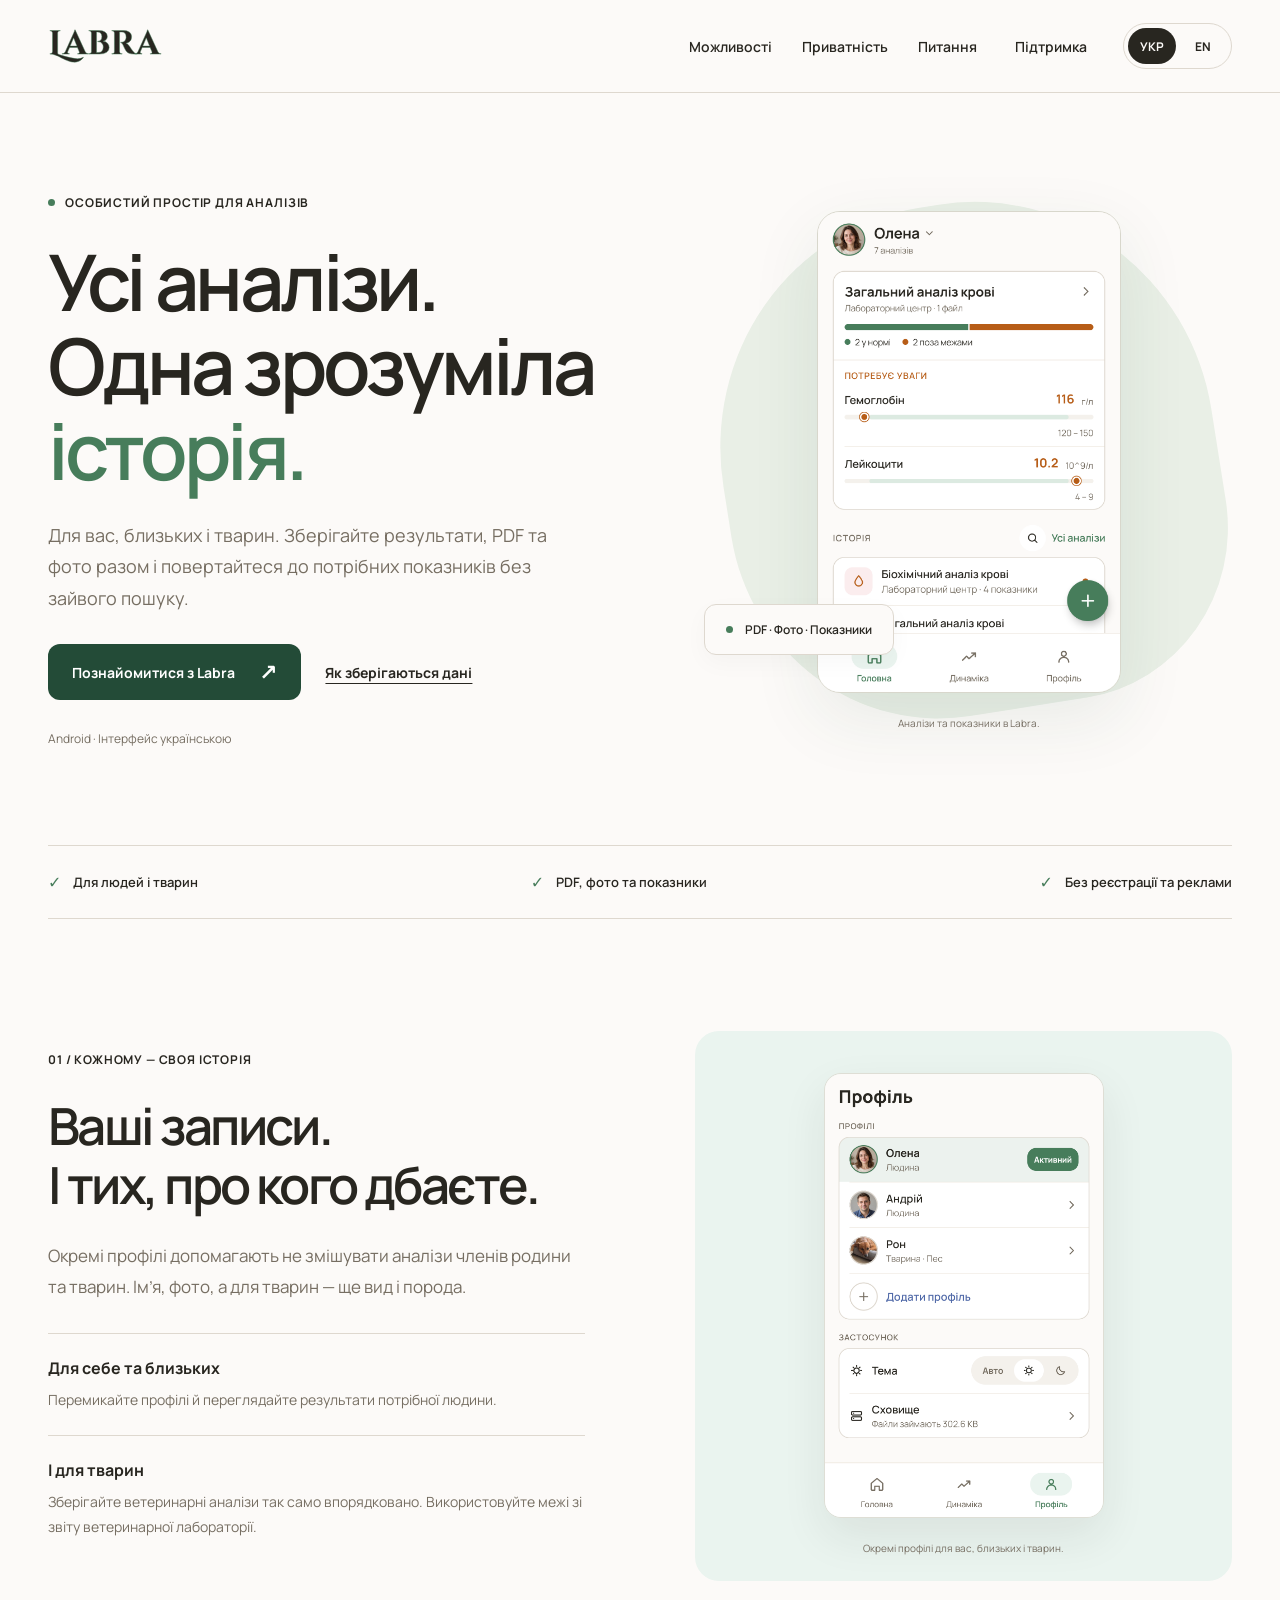
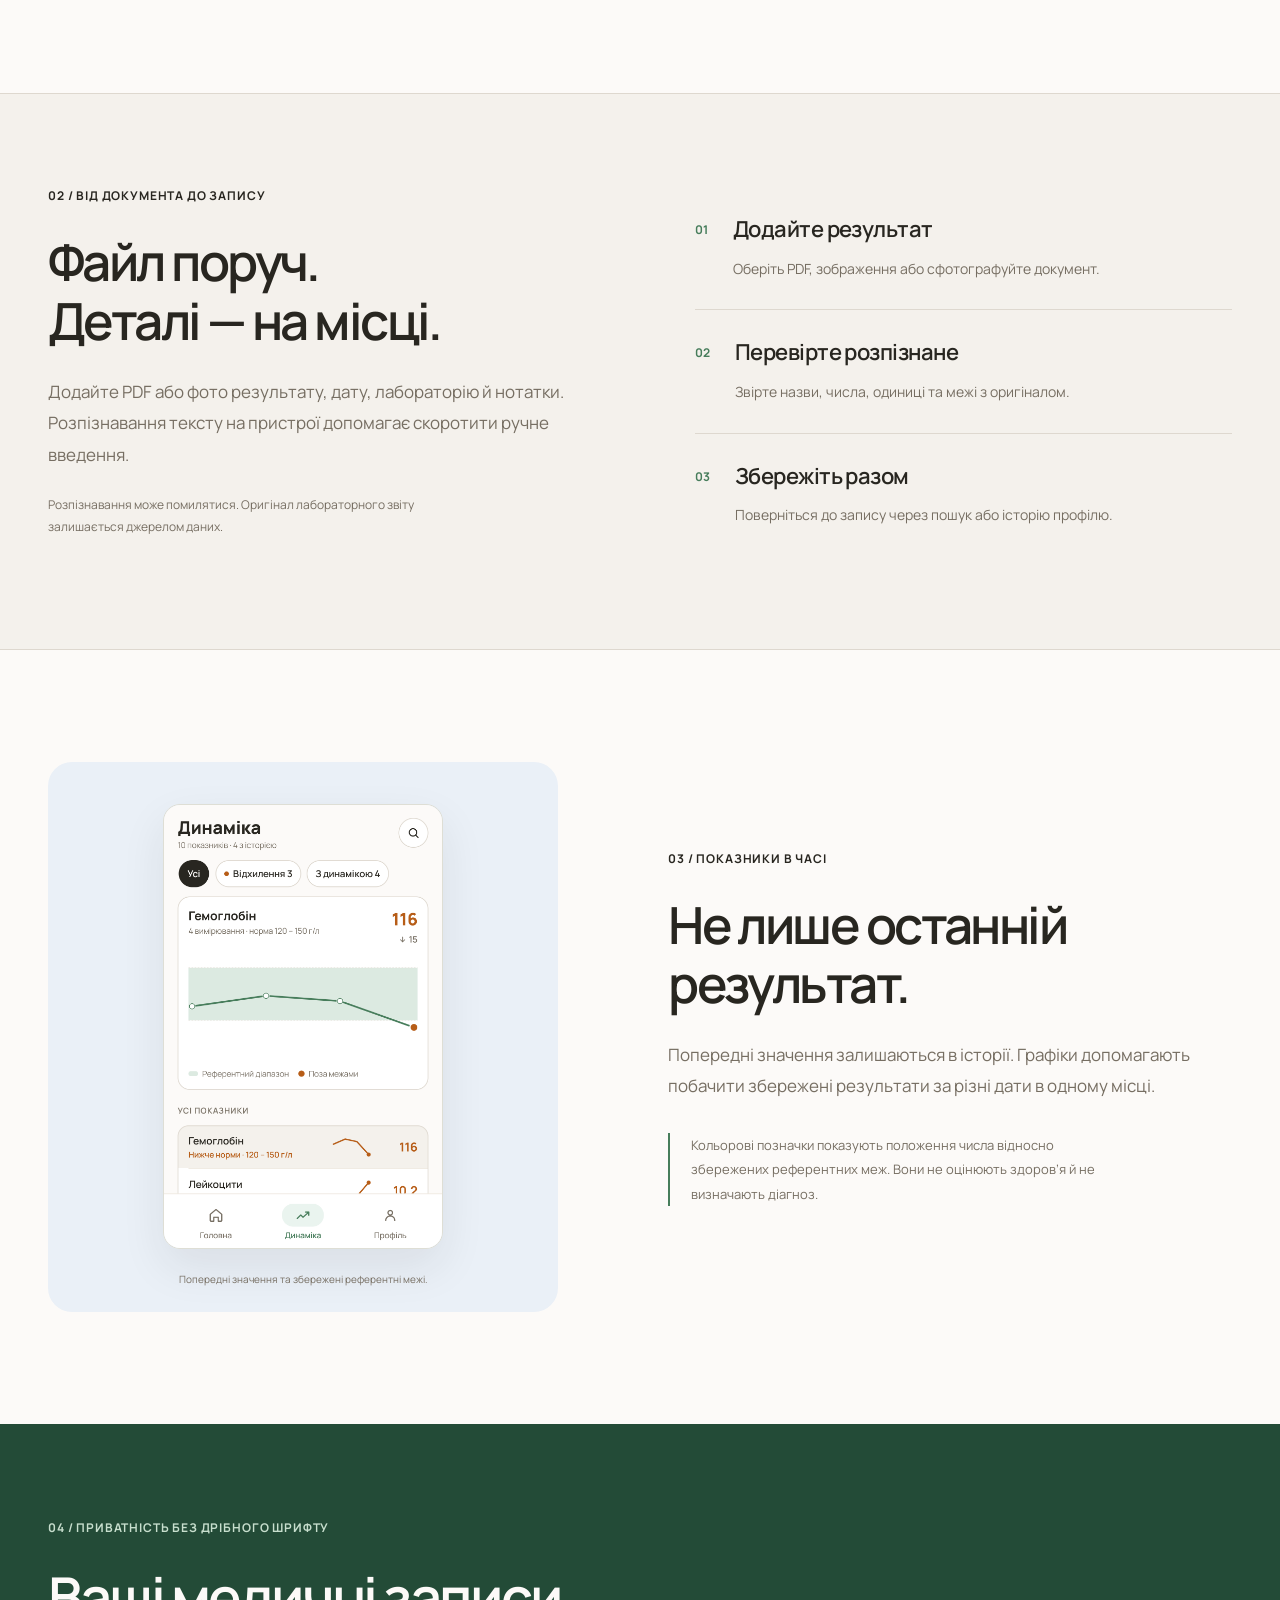
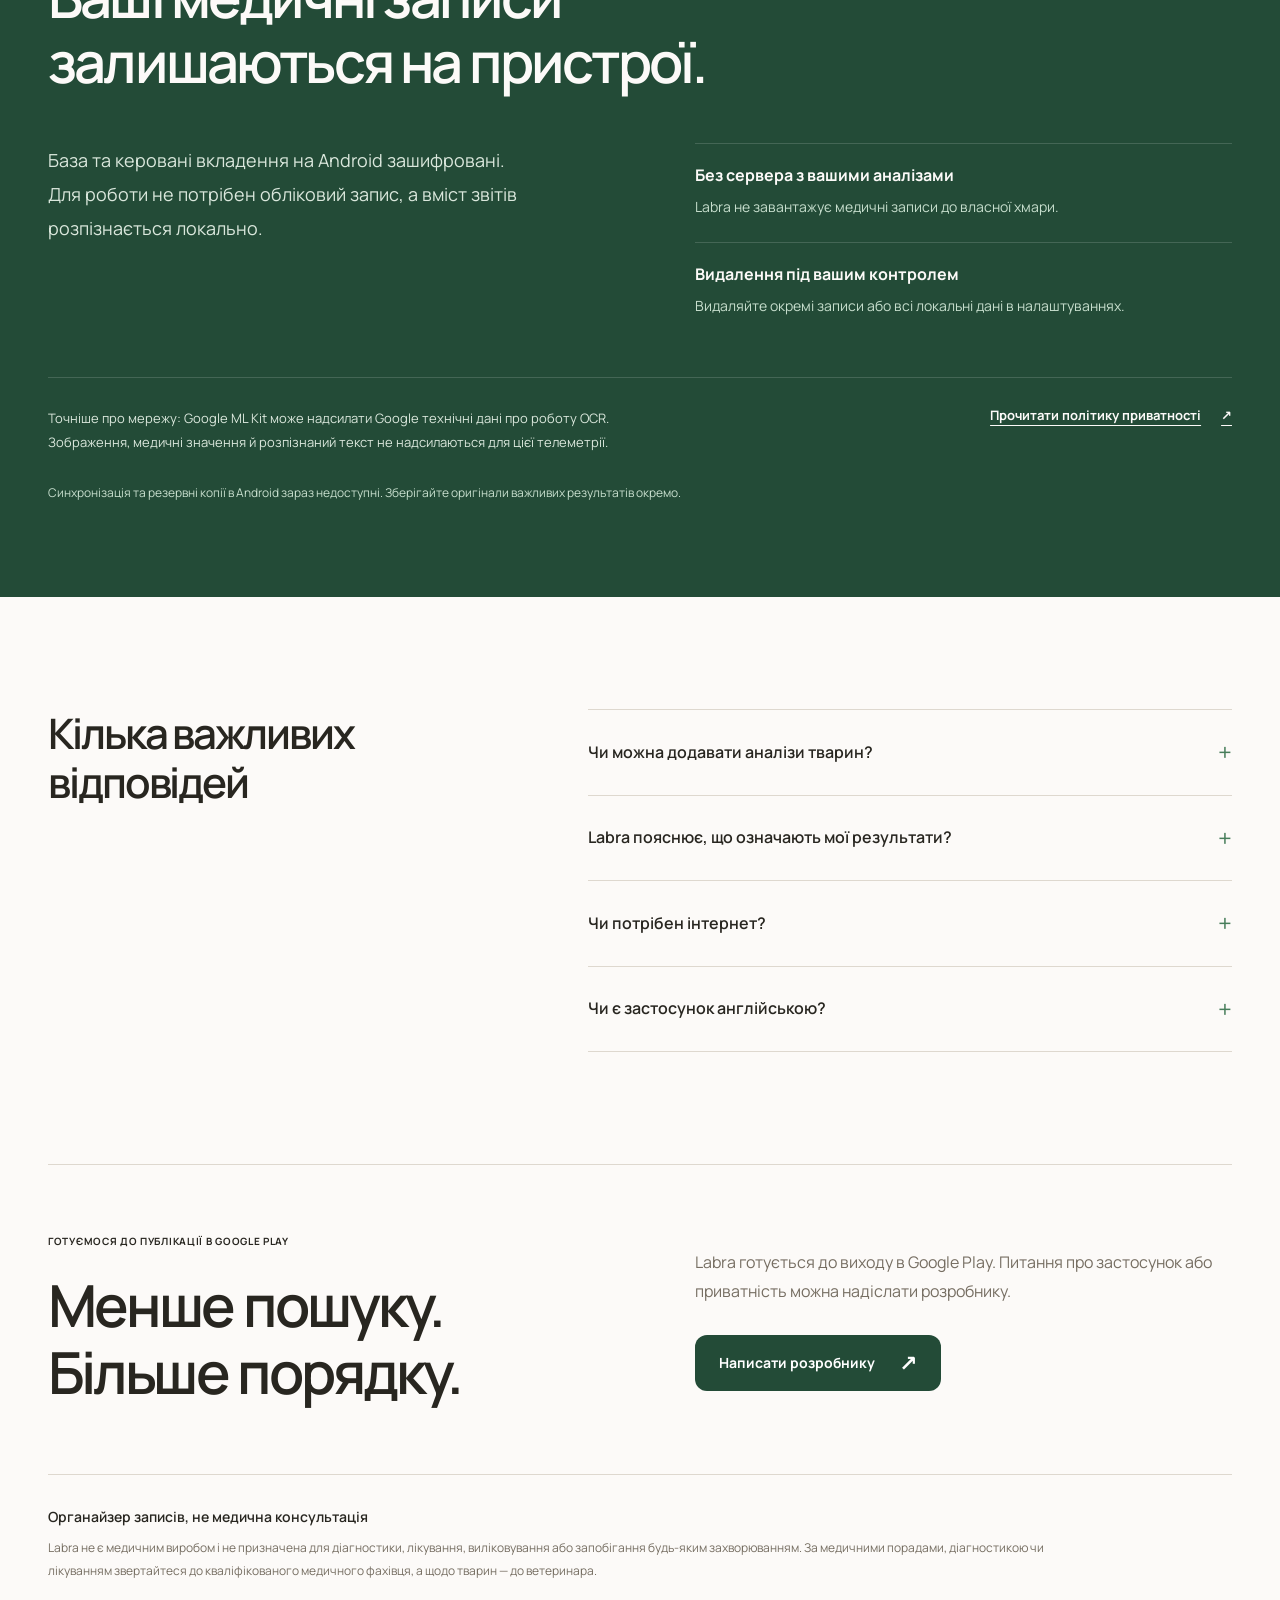
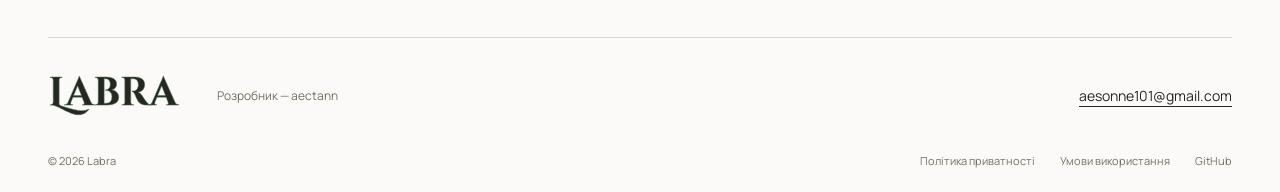
<file: index.html>
<!doctype html>
<html lang="uk">
<head><base href="uk/">
<meta charset="utf-8"><meta name="viewport" content="width=device-width, initial-scale=1"><meta name="theme-color" content="#FCFAF8"><meta name="description" content="Labra — аналізи, PDF, фото та історія показників для вас, близьких і тварин. Локальні записи, окремі профілі, без реєстрації."><title>Labra — аналізи для вас, близьких і тварин</title><link rel="canonical" href="https://aecttann.github.io/labra-site/uk/"><link rel="alternate" hreflang="uk" href="https://aecttann.github.io/labra-site/uk/"><link rel="alternate" hreflang="en" href="https://aecttann.github.io/labra-site/en/"><meta property="og:type" content="website"><meta property="og:title" content="Labra — аналізи для вас, близьких і тварин"><meta property="og:description" content="Labra — аналізи, PDF, фото та історія показників для вас, близьких і тварин. Локальні записи, окремі профілі, без реєстрації."><meta property="og:image" content="https://aecttann.github.io/labra-site/assets/social-uk.png"><meta property="og:url" content="https://aecttann.github.io/labra-site/uk/"><link rel="icon" href="../assets/icon.png"><link rel="preload" href="../assets/fonts/manrope-regular.ttf" as="font" type="font/ttf" crossorigin><link rel="stylesheet" href="../styles.css"><script src="../script.js" defer></script></head>
<body><a class="skip" href="#main">До основного вмісту</a><header class="site-header"><nav class="nav shell" aria-label="Меню"><a class="brand" href="./" aria-label="Labra"><img src="../assets/wordmark.svg" width="115" height="37" alt="Labra"></a><button class="menu-toggle" type="button" aria-expanded="false" aria-controls="nav-links">Меню<span aria-hidden="true">＋</span></button><div class="nav-links" id="nav-links"><a href="./#features">Можливості</a><a href="privacy.html">Приватність</a><a href="./#questions">Питання</a><a class="nav-support" href="mailto:aesonne101@gmail.com">Підтримка</a></div><div class="language-switch" aria-label="Language"><a href="../uk/" lang="uk" aria-current="page">УКР</a><a href="../en/" lang="en">EN</a></div></nav></header><main id="main"><section class="hero shell"><div class="hero-copy"><p class="eyebrow"><span class="status-dot"></span>Особистий простір для аналізів</p><h1>Усі аналізи.<br>Одна зрозуміла<br><em>історія.</em></h1><p class="lead">Для вас, близьких і тварин. Зберігайте результати, PDF та фото разом і повертайтеся до потрібних показників без зайвого пошуку.</p><div class="hero-actions"><a class="button primary" href="#features">Познайомитися з Labra<span aria-hidden="true">↗</span></a><a class="text-link" href="privacy.html">Як зберігаються дані</a></div><p class="platform">Android · Інтерфейс українською</p></div><figure class="hero-visual"><div class="hero-orbit" aria-hidden="true"></div><img class="hero-screen" src="../assets/screens/dashboard.png" width="1080" height="1720" alt="Аналізи та показники в Labra." fetchpriority="high"><div class="visual-note"><span class="status-dot"></span>PDF · Фото · Показники</div><figcaption>Аналізи та показники в Labra.</figcaption></figure></section><div class="strip shell"><span><i aria-hidden="true">✓</i>Для людей і тварин</span><span><i aria-hidden="true">✓</i>PDF, фото та показники</span><span><i aria-hidden="true">✓</i>Без реєстрації та реклами</span></div><section class="section shell split-section" id="features"><div class="section-copy"><p class="eyebrow">01 / Кожному — своя історія</p><h2>Ваші записи.<br>І тих, про кого дбаєте.</h2><p class="section-lead">Окремі профілі допомагають не змішувати аналізи членів родини та тварин. Ім’я, фото, а для тварин — ще вид і порода.</p><ul class="plain-features"><li><strong>Для себе та близьких</strong><p>Перемикайте профілі й переглядайте результати потрібної людини.</p></li><li><strong>І для тварин</strong><p>Зберігайте ветеринарні аналізи так само впорядковано. Використовуйте межі зі звіту ветеринарної лабораторії.</p></li></ul></div><figure class="screen-panel mint-panel"><img src="../assets/screens/profiles.png" width="1080" height="1720" alt="Окремі профілі для вас, близьких і тварин." loading="lazy"><figcaption>Окремі профілі для вас, близьких і тварин.</figcaption></figure></section><section class="capture-section"><div class="shell capture-grid"><div><p class="eyebrow">02 / Від документа до запису</p><h2>Файл поруч.<br>Деталі — на місці.</h2><p class="section-lead">Додайте PDF або фото результату, дату, лабораторію й нотатки. Розпізнавання тексту на пристрої допомагає скоротити ручне введення.</p><p class="small-note">Розпізнавання може помилятися. Оригінал лабораторного звіту залишається джерелом даних.</p></div><ol class="steps"><li><span class="step-number">01</span><div><h3>Додайте результат</h3><p>Оберіть PDF, зображення або сфотографуйте документ.</p></div></li><li><span class="step-number">02</span><div><h3>Перевірте розпізнане</h3><p>Звірте назви, числа, одиниці та межі з оригіналом.</p></div></li><li><span class="step-number">03</span><div><h3>Збережіть разом</h3><p>Поверніться до запису через пошук або історію профілю.</p></div></li></ol></div></section><section class="section shell history-section"><figure class="screen-panel blue-panel"><img src="../assets/screens/dynamics.png" width="1080" height="1720" alt="Попередні значення та збережені референтні межі." loading="lazy"><figcaption>Попередні значення та збережені референтні межі.</figcaption></figure><div class="section-copy"><p class="eyebrow">03 / Показники в часі</p><h2>Не лише останній результат.</h2><p class="section-lead">Попередні значення залишаються в історії. Графіки допомагають побачити збережені результати за різні дати в одному місці.</p><p class="border-note">Кольорові позначки показують положення числа відносно збережених референтних меж. Вони не оцінюють здоров’я й не визначають діагноз.</p></div></section><section class="privacy-section" id="privacy"><div class="shell"><p class="eyebrow">04 / Приватність без дрібного шрифту</p><h2>Ваші медичні записи<br>залишаються на пристрої.</h2><div class="privacy-grid"><p class="privacy-lead">База та керовані вкладення на Android зашифровані. Для роботи не потрібен обліковий запис, а вміст звітів розпізнається локально.</p><ul class="plain-features"><li><strong>Без сервера з вашими аналізами</strong><p>Labra не завантажує медичні записи до власної хмари.</p></li><li><strong>Видалення під вашим контролем</strong><p>Видаляйте окремі записи або всі локальні дані в налаштуваннях.</p></li></ul></div><div class="privacy-disclosure"><p>Точніше про мережу: Google ML Kit може надсилати Google технічні дані про роботу OCR. Зображення, медичні значення й розпізнаний текст не надсилаються для цієї телеметрії.</p><a class="text-link" href="privacy.html">Прочитати політику приватності<span aria-hidden="true">↗</span></a></div><p class="backup-note">Синхронізація та резервні копії в Android зараз недоступні. Зберігайте оригінали важливих результатів окремо.</p></div></section><section class="section shell faq-section" id="questions"><h2>Кілька важливих відповідей</h2><div class="faq-list"><details><summary>Чи можна додавати аналізи тварин?<span aria-hidden="true">+</span></summary><p>Так. У Labra є окремий тип профілю для тварини з видом і породою. Додавайте ветеринарні результати, файли та показники до її профілю. Межі з людських аналізів не слід застосовувати до тварин.</p></details><details><summary>Labra пояснює, що означають мої результати?<span aria-hidden="true">+</span></summary><p>Застосунок зберігає й упорядковує дані, показує їхню історію та порівняння зі збереженими межами. Він не надає консультацій, не встановлює діагнозів і не рекомендує лікування. Зверніться до лікаря або ветеринара.</p></details><details><summary>Чи потрібен інтернет?<span aria-hidden="true">+</span></summary><p>Основні записи та OCR працюють на пристрої. SDK розпізнавання може звертатися до мережі для технічних цілей; деталі описані в політиці. Відкриття сайту та надсилання звернення також потребують мережі.</p></details><details><summary>Чи є застосунок англійською?<span aria-hidden="true">+</span></summary><p>Зараз інтерфейс Labra українською. Сайт і політика доступні українською та англійською. Англійська версія сайту не означає англомовного інтерфейсу застосунку.</p></details></div></section><section class="closing shell" id="release"><div><p class="eyebrow">Готуємося до публікації в Google Play</p><h2>Менше пошуку.<br>Більше порядку.</h2></div><div><p class="section-lead">Labra готується до виходу в Google Play. Питання про застосунок або приватність можна надіслати розробнику.</p><a class="button primary" href="mailto:aesonne101@gmail.com">Написати розробнику<span aria-hidden="true">↗</span></a></div></section><aside class="medical-note shell"><h2>Органайзер записів, не медична консультація</h2><p>Labra не є медичним виробом і не призначена для діагностики, лікування, виліковування або запобігання будь-яким захворюванням. За медичними порадами, діагностикою чи лікуванням звертайтеся до кваліфікованого медичного фахівця, а щодо тварин — до ветеринара.</p></aside></main><footer class="footer shell"><div class="footer-top"><a class="brand" href="./"><img src="../assets/wordmark.svg" width="133" height="43" alt="Labra"></a><p>Розробник — aectann</p><a href="mailto:aesonne101@gmail.com">aesonne101@gmail.com</a></div><div class="footer-bottom"><span>© 2026 Labra</span><div><a href="privacy.html">Політика приватності</a><a href="terms.html">Умови використання</a><a href="https://github.com/Aecttann/labra-site">GitHub</a></div></div></footer></body></html>
</file>
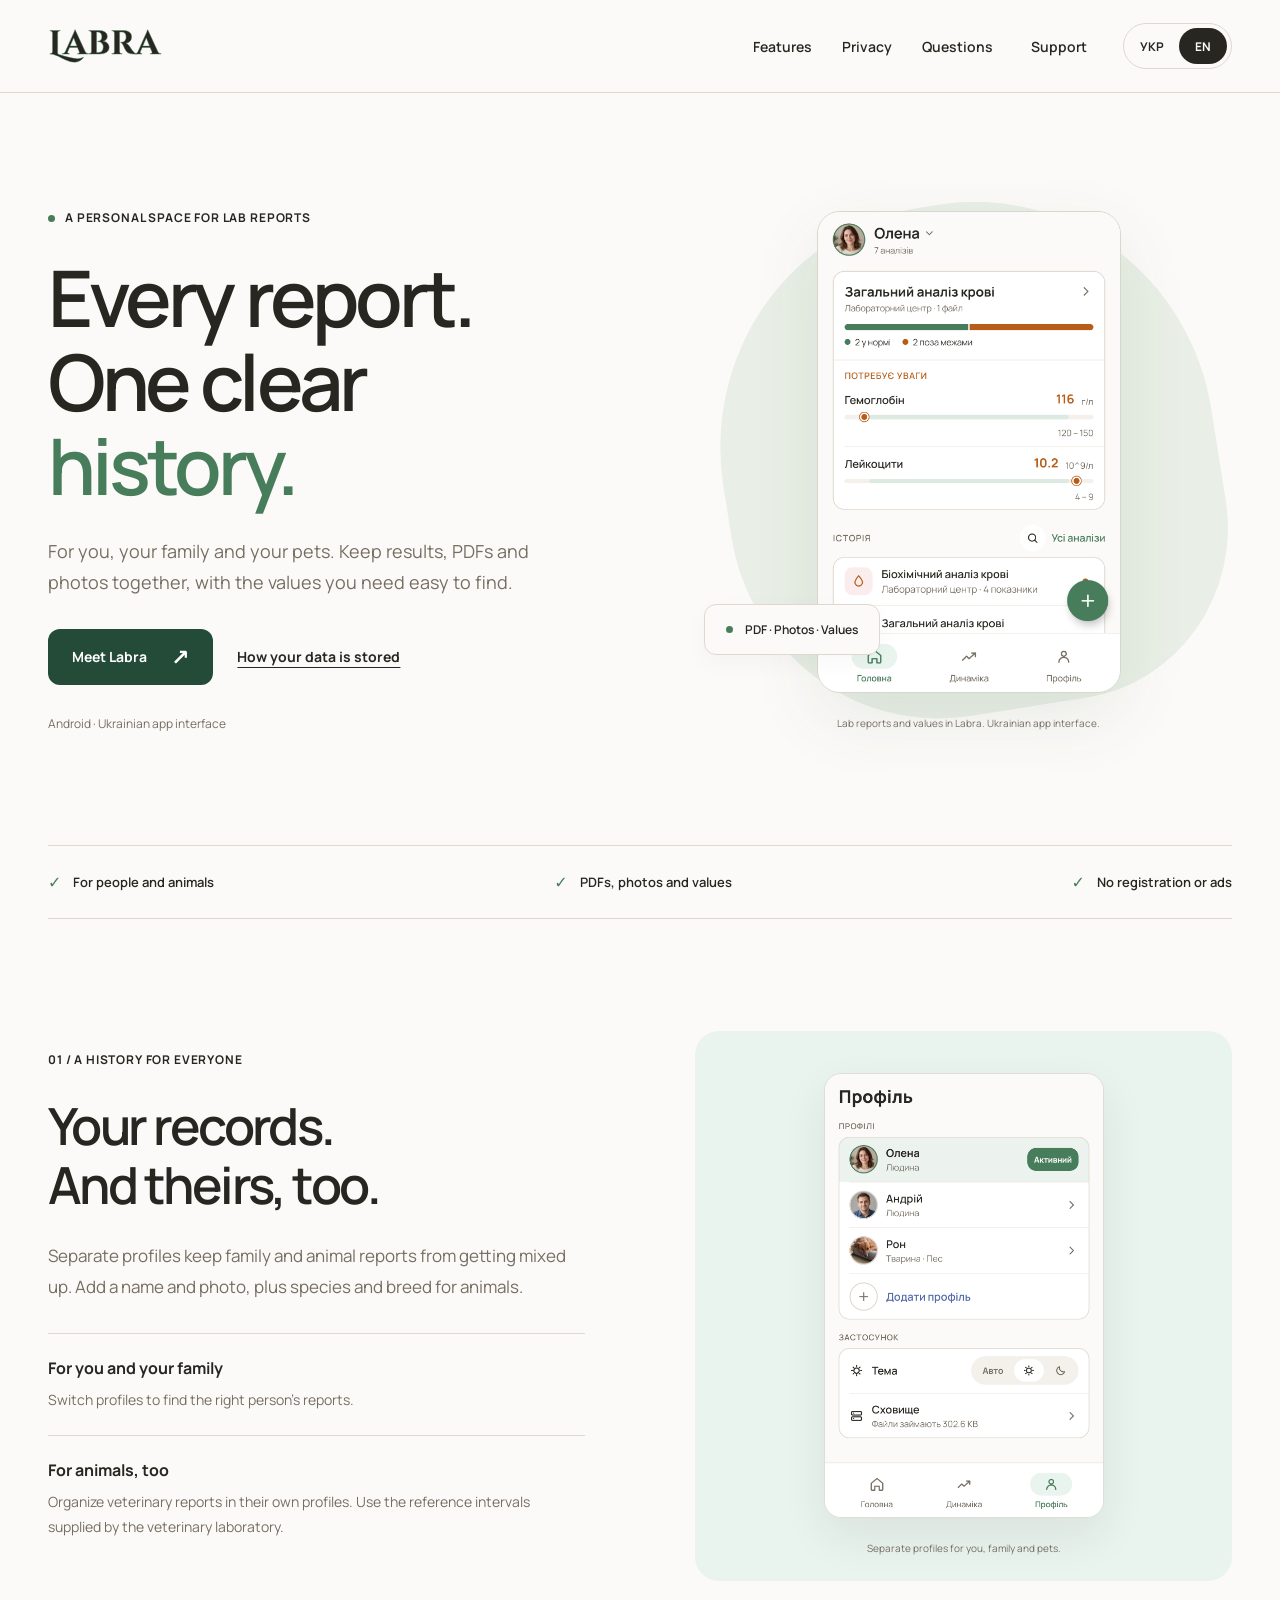
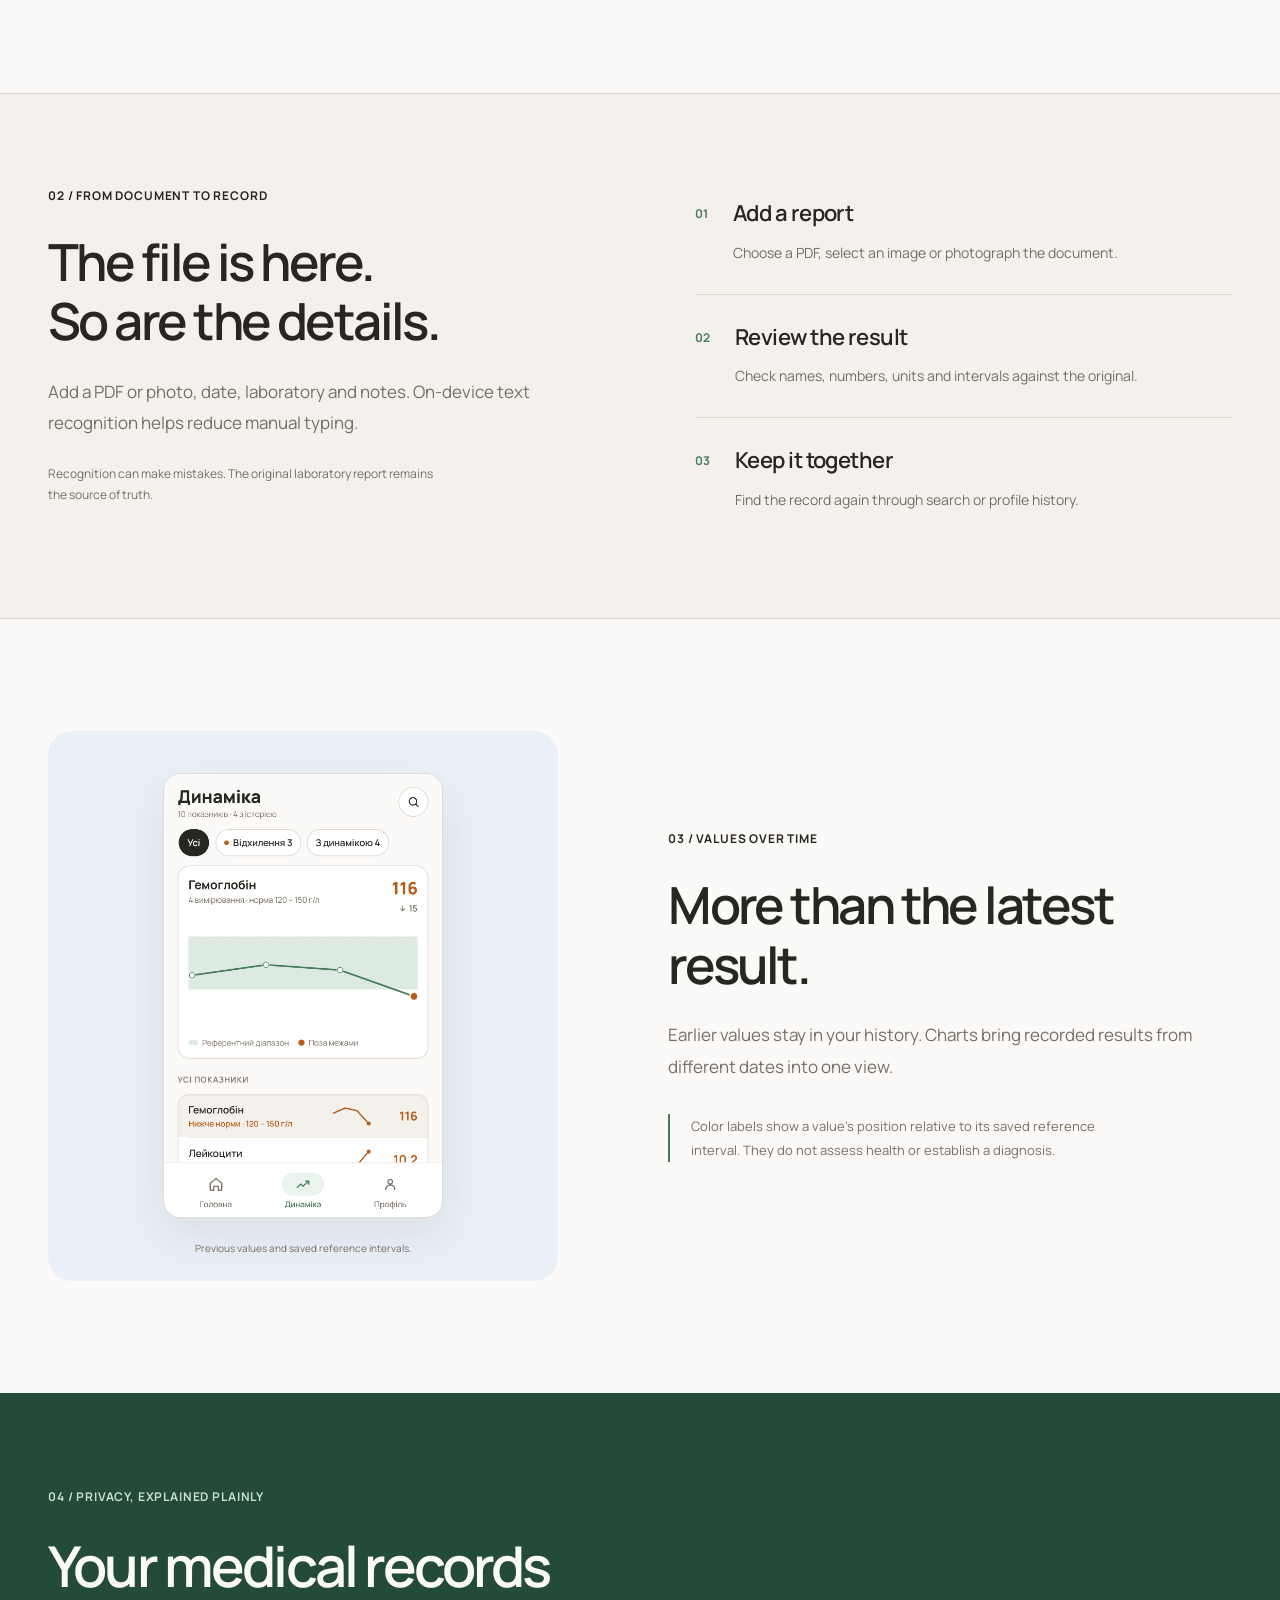
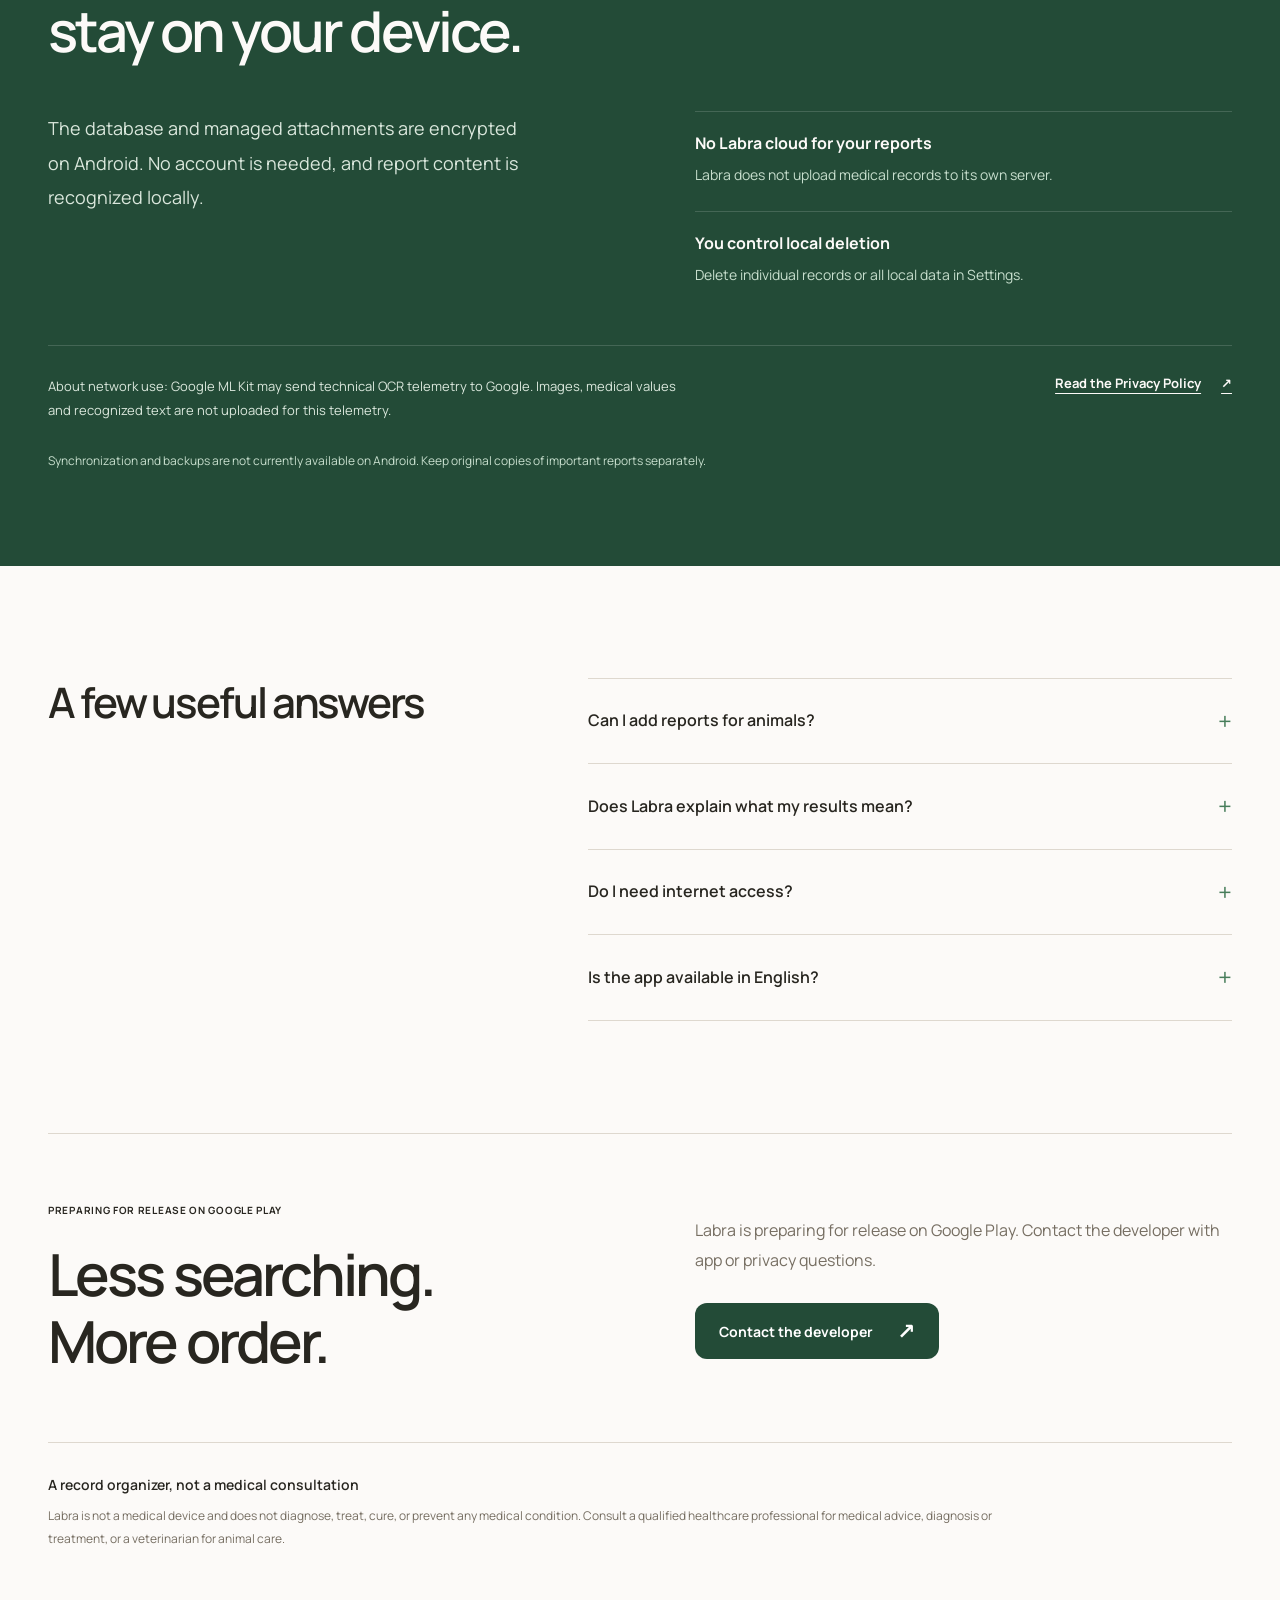
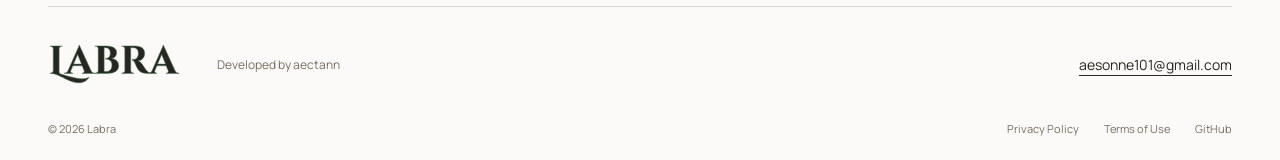
<file: en/index.html>
<!doctype html>
<html lang="en">
<head>
<meta charset="utf-8"><meta name="viewport" content="width=device-width, initial-scale=1"><meta name="theme-color" content="#FCFAF8"><meta name="description" content="Labra keeps lab reports, PDFs, photos and result history for you, your family and your pets. Local records and separate profiles, without registration."><title>Labra — lab reports for you, family and pets</title><link rel="canonical" href="https://aecttann.github.io/labra-site/en/"><link rel="alternate" hreflang="uk" href="https://aecttann.github.io/labra-site/uk/"><link rel="alternate" hreflang="en" href="https://aecttann.github.io/labra-site/en/"><meta property="og:type" content="website"><meta property="og:title" content="Labra — lab reports for you, family and pets"><meta property="og:description" content="Labra keeps lab reports, PDFs, photos and result history for you, your family and your pets. Local records and separate profiles, without registration."><meta property="og:image" content="https://aecttann.github.io/labra-site/assets/social-en.png"><meta property="og:url" content="https://aecttann.github.io/labra-site/en/"><link rel="icon" href="../assets/icon.png"><link rel="preload" href="../assets/fonts/manrope-regular.ttf" as="font" type="font/ttf" crossorigin><link rel="stylesheet" href="../styles.css"><script src="../script.js" defer></script></head>
<body><a class="skip" href="#main">Skip to content</a><header class="site-header"><nav class="nav shell" aria-label="Menu"><a class="brand" href="./" aria-label="Labra"><img src="../assets/wordmark.svg" width="115" height="37" alt="Labra"></a><button class="menu-toggle" type="button" aria-expanded="false" aria-controls="nav-links">Menu<span aria-hidden="true">＋</span></button><div class="nav-links" id="nav-links"><a href="./#features">Features</a><a href="privacy.html">Privacy</a><a href="./#questions">Questions</a><a class="nav-support" href="mailto:aesonne101@gmail.com">Support</a></div><div class="language-switch" aria-label="Language"><a href="../uk/" lang="uk">УКР</a><a href="../en/" lang="en" aria-current="page">EN</a></div></nav></header><main id="main"><section class="hero shell"><div class="hero-copy"><p class="eyebrow"><span class="status-dot"></span>A personal space for lab reports</p><h1>Every report.<br>One clear<br><em>history.</em></h1><p class="lead">For you, your family and your pets. Keep results, PDFs and photos together, with the values you need easy to find.</p><div class="hero-actions"><a class="button primary" href="#features">Meet Labra<span aria-hidden="true">↗</span></a><a class="text-link" href="privacy.html">How your data is stored</a></div><p class="platform">Android · Ukrainian app interface</p></div><figure class="hero-visual"><div class="hero-orbit" aria-hidden="true"></div><img class="hero-screen" src="../assets/screens/dashboard.png" width="1080" height="1720" alt="Lab reports and values in Labra. Ukrainian app interface." fetchpriority="high"><div class="visual-note"><span class="status-dot"></span>PDF · Photos · Values</div><figcaption>Lab reports and values in Labra. Ukrainian app interface.</figcaption></figure></section><div class="strip shell"><span><i aria-hidden="true">✓</i>For people and animals</span><span><i aria-hidden="true">✓</i>PDFs, photos and values</span><span><i aria-hidden="true">✓</i>No registration or ads</span></div><section class="section shell split-section" id="features"><div class="section-copy"><p class="eyebrow">01 / A history for everyone</p><h2>Your records.<br>And theirs, too.</h2><p class="section-lead">Separate profiles keep family and animal reports from getting mixed up. Add a name and photo, plus species and breed for animals.</p><ul class="plain-features"><li><strong>For you and your family</strong><p>Switch profiles to find the right person’s reports.</p></li><li><strong>For animals, too</strong><p>Organize veterinary reports in their own profiles. Use the reference intervals supplied by the veterinary laboratory.</p></li></ul></div><figure class="screen-panel mint-panel"><img src="../assets/screens/profiles.png" width="1080" height="1720" alt="Separate profiles for you, family and pets." loading="lazy"><figcaption>Separate profiles for you, family and pets.</figcaption></figure></section><section class="capture-section"><div class="shell capture-grid"><div><p class="eyebrow">02 / From document to record</p><h2>The file is here.<br>So are the details.</h2><p class="section-lead">Add a PDF or photo, date, laboratory and notes. On-device text recognition helps reduce manual typing.</p><p class="small-note">Recognition can make mistakes. The original laboratory report remains the source of truth.</p></div><ol class="steps"><li><span class="step-number">01</span><div><h3>Add a report</h3><p>Choose a PDF, select an image or photograph the document.</p></div></li><li><span class="step-number">02</span><div><h3>Review the result</h3><p>Check names, numbers, units and intervals against the original.</p></div></li><li><span class="step-number">03</span><div><h3>Keep it together</h3><p>Find the record again through search or profile history.</p></div></li></ol></div></section><section class="section shell history-section"><figure class="screen-panel blue-panel"><img src="../assets/screens/dynamics.png" width="1080" height="1720" alt="Previous values and saved reference intervals." loading="lazy"><figcaption>Previous values and saved reference intervals.</figcaption></figure><div class="section-copy"><p class="eyebrow">03 / Values over time</p><h2>More than the latest result.</h2><p class="section-lead">Earlier values stay in your history. Charts bring recorded results from different dates into one view.</p><p class="border-note">Color labels show a value’s position relative to its saved reference interval. They do not assess health or establish a diagnosis.</p></div></section><section class="privacy-section" id="privacy"><div class="shell"><p class="eyebrow">04 / Privacy, explained plainly</p><h2>Your medical records<br>stay on your device.</h2><div class="privacy-grid"><p class="privacy-lead">The database and managed attachments are encrypted on Android. No account is needed, and report content is recognized locally.</p><ul class="plain-features"><li><strong>No Labra cloud for your reports</strong><p>Labra does not upload medical records to its own server.</p></li><li><strong>You control local deletion</strong><p>Delete individual records or all local data in Settings.</p></li></ul></div><div class="privacy-disclosure"><p>About network use: Google ML Kit may send technical OCR telemetry to Google. Images, medical values and recognized text are not uploaded for this telemetry.</p><a class="text-link" href="privacy.html">Read the Privacy Policy<span aria-hidden="true">↗</span></a></div><p class="backup-note">Synchronization and backups are not currently available on Android. Keep original copies of important reports separately.</p></div></section><section class="section shell faq-section" id="questions"><h2>A few useful answers</h2><div class="faq-list"><details><summary>Can I add reports for animals?<span aria-hidden="true">+</span></summary><p>Yes. Labra has an animal profile type with species and breed fields. Add veterinary results, files and values to that profile. Human reference intervals should not be applied to animals.</p></details><details><summary>Does Labra explain what my results mean?<span aria-hidden="true">+</span></summary><p>Labra stores and organizes records, displays history and compares values with saved intervals. It does not provide consultations, diagnoses or treatment recommendations. Ask a healthcare professional or veterinarian.</p></details><details><summary>Do I need internet access?<span aria-hidden="true">+</span></summary><p>Core records and OCR work on the device. The recognition SDK may make network requests for technical purposes; see the policy for details. Visiting this website or sending a support message also requires connectivity.</p></details><details><summary>Is the app available in English?<span aria-hidden="true">+</span></summary><p>The app interface is currently in Ukrainian. This website and its policies are available in Ukrainian and English. An English website does not imply an English app interface.</p></details></div></section><section class="closing shell" id="release"><div><p class="eyebrow">Preparing for release on Google Play</p><h2>Less searching.<br>More order.</h2></div><div><p class="section-lead">Labra is preparing for release on Google Play. Contact the developer with app or privacy questions.</p><a class="button primary" href="mailto:aesonne101@gmail.com">Contact the developer<span aria-hidden="true">↗</span></a></div></section><aside class="medical-note shell"><h2>A record organizer, not a medical consultation</h2><p>Labra is not a medical device and does not diagnose, treat, cure, or prevent any medical condition. Consult a qualified healthcare professional for medical advice, diagnosis or treatment, or a veterinarian for animal care.</p></aside></main><footer class="footer shell"><div class="footer-top"><a class="brand" href="./"><img src="../assets/wordmark.svg" width="133" height="43" alt="Labra"></a><p>Developed by aectann</p><a href="mailto:aesonne101@gmail.com">aesonne101@gmail.com</a></div><div class="footer-bottom"><span>© 2026 Labra</span><div><a href="privacy.html">Privacy Policy</a><a href="terms.html">Terms of Use</a><a href="https://github.com/Aecttann/labra-site">GitHub</a></div></div></footer></body></html>
</file>
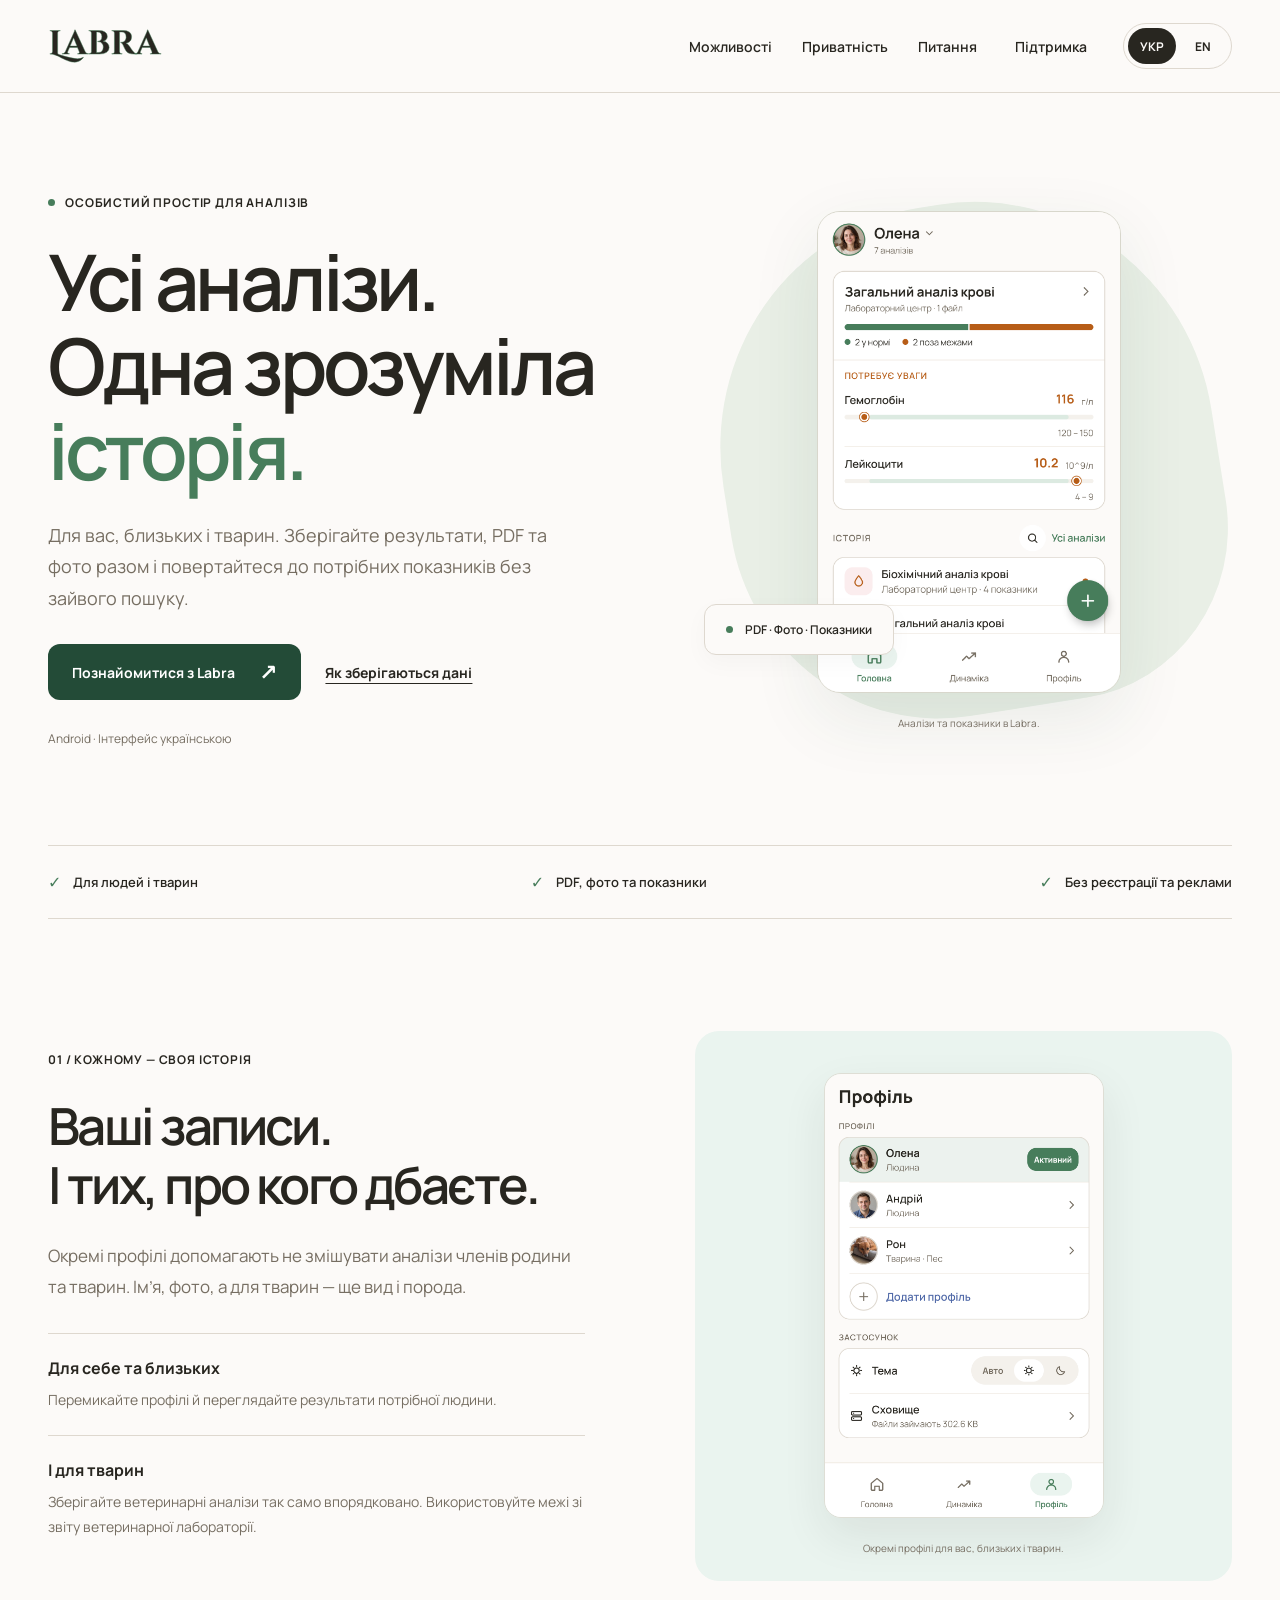
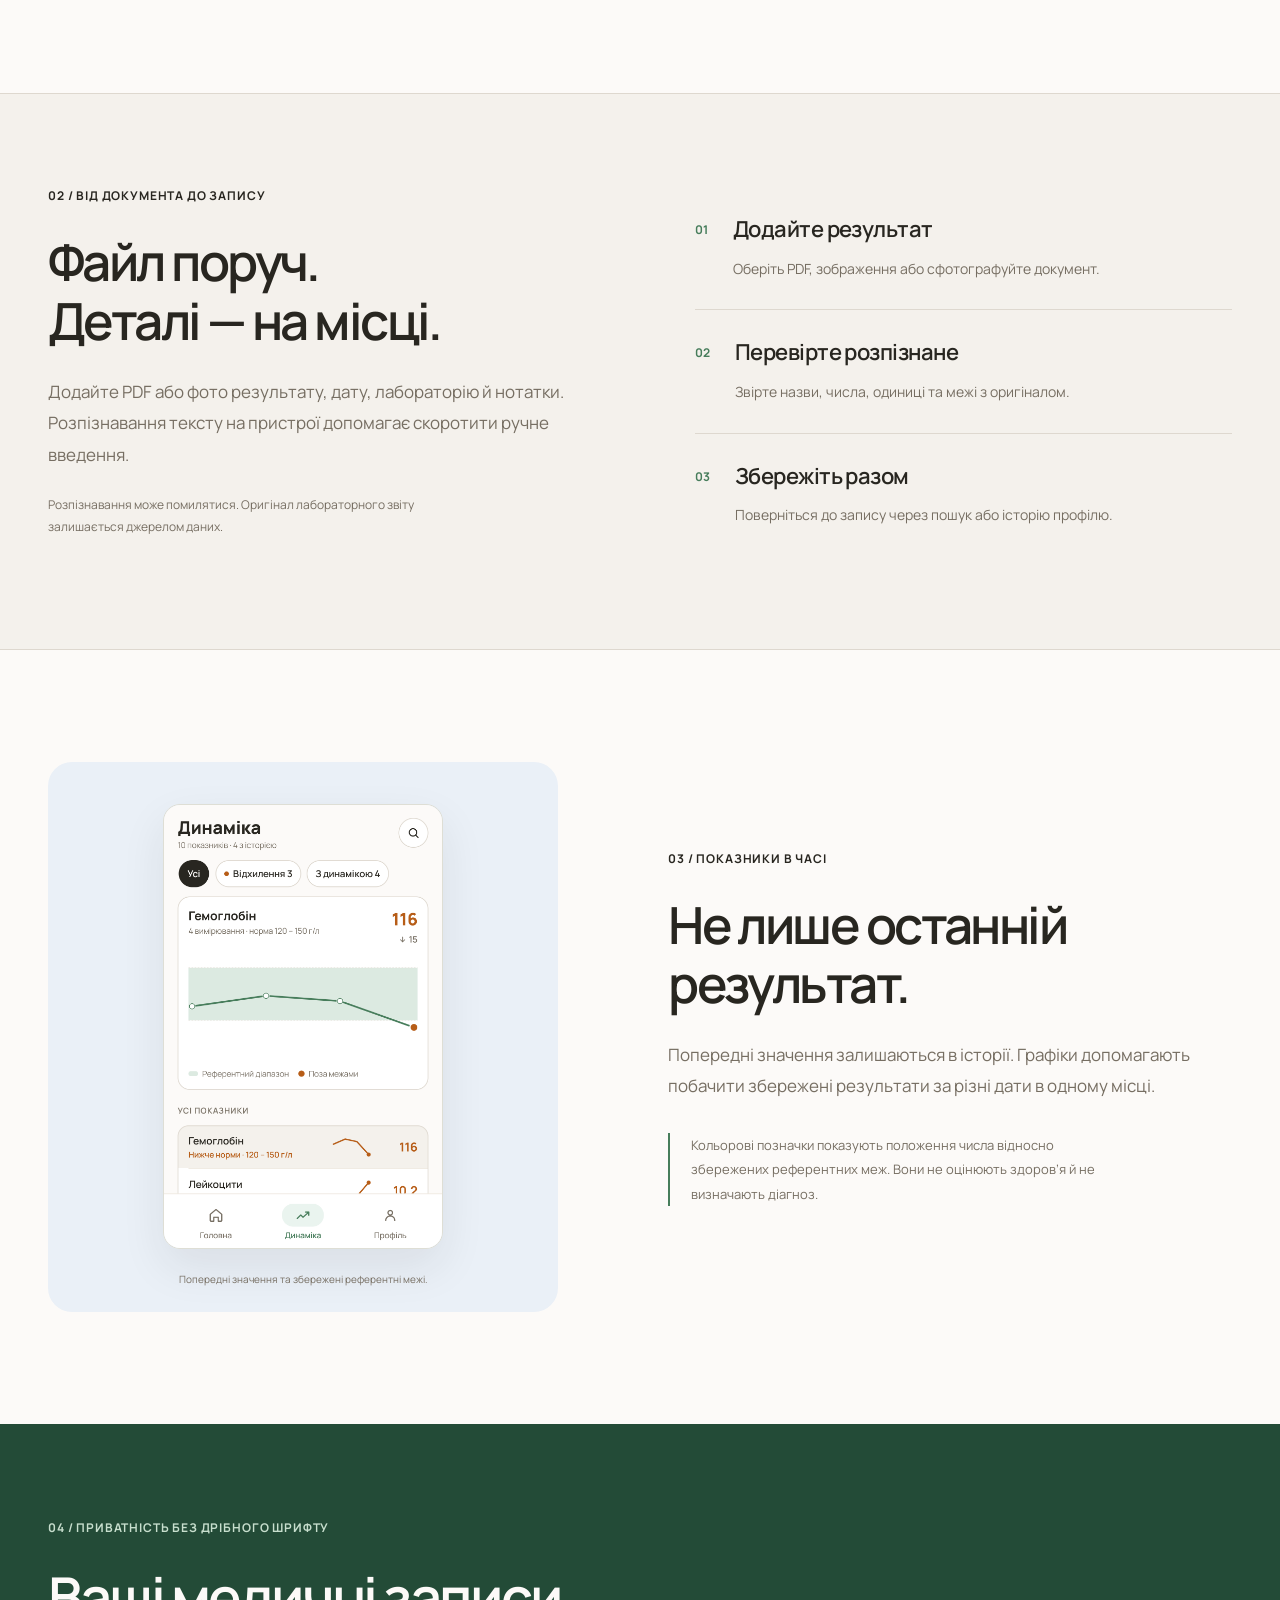
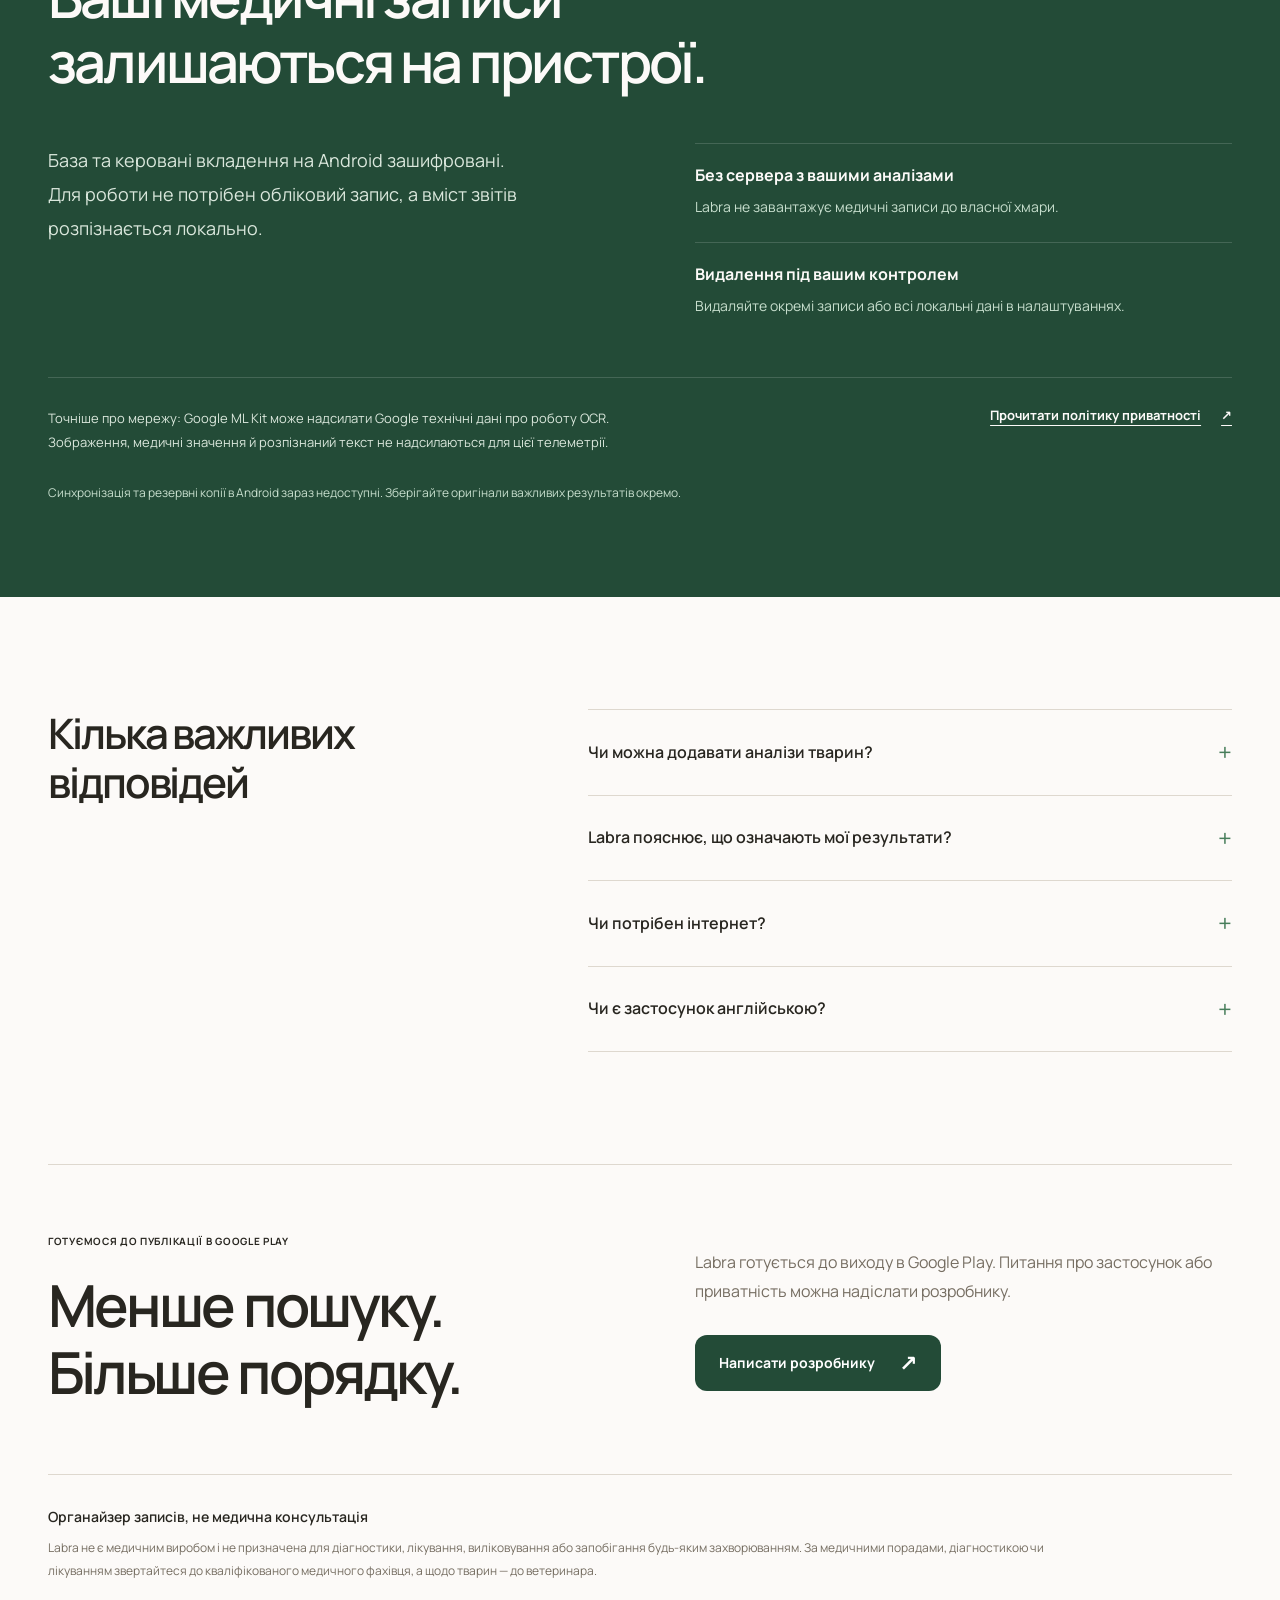
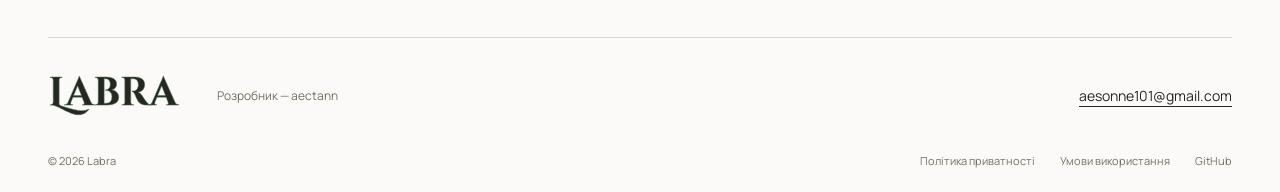
<file: uk/index.html>
<!doctype html>
<html lang="uk">
<head>
<meta charset="utf-8"><meta name="viewport" content="width=device-width, initial-scale=1"><meta name="theme-color" content="#FCFAF8"><meta name="description" content="Labra — аналізи, PDF, фото та історія показників для вас, близьких і тварин. Локальні записи, окремі профілі, без реєстрації."><title>Labra — аналізи для вас, близьких і тварин</title><link rel="canonical" href="https://aecttann.github.io/labra-site/uk/"><link rel="alternate" hreflang="uk" href="https://aecttann.github.io/labra-site/uk/"><link rel="alternate" hreflang="en" href="https://aecttann.github.io/labra-site/en/"><meta property="og:type" content="website"><meta property="og:title" content="Labra — аналізи для вас, близьких і тварин"><meta property="og:description" content="Labra — аналізи, PDF, фото та історія показників для вас, близьких і тварин. Локальні записи, окремі профілі, без реєстрації."><meta property="og:image" content="https://aecttann.github.io/labra-site/assets/social-uk.png"><meta property="og:url" content="https://aecttann.github.io/labra-site/uk/"><link rel="icon" href="../assets/icon.png"><link rel="preload" href="../assets/fonts/manrope-regular.ttf" as="font" type="font/ttf" crossorigin><link rel="stylesheet" href="../styles.css"><script src="../script.js" defer></script></head>
<body><a class="skip" href="#main">До основного вмісту</a><header class="site-header"><nav class="nav shell" aria-label="Меню"><a class="brand" href="./" aria-label="Labra"><img src="../assets/wordmark.svg" width="115" height="37" alt="Labra"></a><button class="menu-toggle" type="button" aria-expanded="false" aria-controls="nav-links">Меню<span aria-hidden="true">＋</span></button><div class="nav-links" id="nav-links"><a href="./#features">Можливості</a><a href="privacy.html">Приватність</a><a href="./#questions">Питання</a><a class="nav-support" href="mailto:aesonne101@gmail.com">Підтримка</a></div><div class="language-switch" aria-label="Language"><a href="../uk/" lang="uk" aria-current="page">УКР</a><a href="../en/" lang="en">EN</a></div></nav></header><main id="main"><section class="hero shell"><div class="hero-copy"><p class="eyebrow"><span class="status-dot"></span>Особистий простір для аналізів</p><h1>Усі аналізи.<br>Одна зрозуміла<br><em>історія.</em></h1><p class="lead">Для вас, близьких і тварин. Зберігайте результати, PDF та фото разом і повертайтеся до потрібних показників без зайвого пошуку.</p><div class="hero-actions"><a class="button primary" href="#features">Познайомитися з Labra<span aria-hidden="true">↗</span></a><a class="text-link" href="privacy.html">Як зберігаються дані</a></div><p class="platform">Android · Інтерфейс українською</p></div><figure class="hero-visual"><div class="hero-orbit" aria-hidden="true"></div><img class="hero-screen" src="../assets/screens/dashboard.png" width="1080" height="1720" alt="Аналізи та показники в Labra." fetchpriority="high"><div class="visual-note"><span class="status-dot"></span>PDF · Фото · Показники</div><figcaption>Аналізи та показники в Labra.</figcaption></figure></section><div class="strip shell"><span><i aria-hidden="true">✓</i>Для людей і тварин</span><span><i aria-hidden="true">✓</i>PDF, фото та показники</span><span><i aria-hidden="true">✓</i>Без реєстрації та реклами</span></div><section class="section shell split-section" id="features"><div class="section-copy"><p class="eyebrow">01 / Кожному — своя історія</p><h2>Ваші записи.<br>І тих, про кого дбаєте.</h2><p class="section-lead">Окремі профілі допомагають не змішувати аналізи членів родини та тварин. Ім’я, фото, а для тварин — ще вид і порода.</p><ul class="plain-features"><li><strong>Для себе та близьких</strong><p>Перемикайте профілі й переглядайте результати потрібної людини.</p></li><li><strong>І для тварин</strong><p>Зберігайте ветеринарні аналізи так само впорядковано. Використовуйте межі зі звіту ветеринарної лабораторії.</p></li></ul></div><figure class="screen-panel mint-panel"><img src="../assets/screens/profiles.png" width="1080" height="1720" alt="Окремі профілі для вас, близьких і тварин." loading="lazy"><figcaption>Окремі профілі для вас, близьких і тварин.</figcaption></figure></section><section class="capture-section"><div class="shell capture-grid"><div><p class="eyebrow">02 / Від документа до запису</p><h2>Файл поруч.<br>Деталі — на місці.</h2><p class="section-lead">Додайте PDF або фото результату, дату, лабораторію й нотатки. Розпізнавання тексту на пристрої допомагає скоротити ручне введення.</p><p class="small-note">Розпізнавання може помилятися. Оригінал лабораторного звіту залишається джерелом даних.</p></div><ol class="steps"><li><span class="step-number">01</span><div><h3>Додайте результат</h3><p>Оберіть PDF, зображення або сфотографуйте документ.</p></div></li><li><span class="step-number">02</span><div><h3>Перевірте розпізнане</h3><p>Звірте назви, числа, одиниці та межі з оригіналом.</p></div></li><li><span class="step-number">03</span><div><h3>Збережіть разом</h3><p>Поверніться до запису через пошук або історію профілю.</p></div></li></ol></div></section><section class="section shell history-section"><figure class="screen-panel blue-panel"><img src="../assets/screens/dynamics.png" width="1080" height="1720" alt="Попередні значення та збережені референтні межі." loading="lazy"><figcaption>Попередні значення та збережені референтні межі.</figcaption></figure><div class="section-copy"><p class="eyebrow">03 / Показники в часі</p><h2>Не лише останній результат.</h2><p class="section-lead">Попередні значення залишаються в історії. Графіки допомагають побачити збережені результати за різні дати в одному місці.</p><p class="border-note">Кольорові позначки показують положення числа відносно збережених референтних меж. Вони не оцінюють здоров’я й не визначають діагноз.</p></div></section><section class="privacy-section" id="privacy"><div class="shell"><p class="eyebrow">04 / Приватність без дрібного шрифту</p><h2>Ваші медичні записи<br>залишаються на пристрої.</h2><div class="privacy-grid"><p class="privacy-lead">База та керовані вкладення на Android зашифровані. Для роботи не потрібен обліковий запис, а вміст звітів розпізнається локально.</p><ul class="plain-features"><li><strong>Без сервера з вашими аналізами</strong><p>Labra не завантажує медичні записи до власної хмари.</p></li><li><strong>Видалення під вашим контролем</strong><p>Видаляйте окремі записи або всі локальні дані в налаштуваннях.</p></li></ul></div><div class="privacy-disclosure"><p>Точніше про мережу: Google ML Kit може надсилати Google технічні дані про роботу OCR. Зображення, медичні значення й розпізнаний текст не надсилаються для цієї телеметрії.</p><a class="text-link" href="privacy.html">Прочитати політику приватності<span aria-hidden="true">↗</span></a></div><p class="backup-note">Синхронізація та резервні копії в Android зараз недоступні. Зберігайте оригінали важливих результатів окремо.</p></div></section><section class="section shell faq-section" id="questions"><h2>Кілька важливих відповідей</h2><div class="faq-list"><details><summary>Чи можна додавати аналізи тварин?<span aria-hidden="true">+</span></summary><p>Так. У Labra є окремий тип профілю для тварини з видом і породою. Додавайте ветеринарні результати, файли та показники до її профілю. Межі з людських аналізів не слід застосовувати до тварин.</p></details><details><summary>Labra пояснює, що означають мої результати?<span aria-hidden="true">+</span></summary><p>Застосунок зберігає й упорядковує дані, показує їхню історію та порівняння зі збереженими межами. Він не надає консультацій, не встановлює діагнозів і не рекомендує лікування. Зверніться до лікаря або ветеринара.</p></details><details><summary>Чи потрібен інтернет?<span aria-hidden="true">+</span></summary><p>Основні записи та OCR працюють на пристрої. SDK розпізнавання може звертатися до мережі для технічних цілей; деталі описані в політиці. Відкриття сайту та надсилання звернення також потребують мережі.</p></details><details><summary>Чи є застосунок англійською?<span aria-hidden="true">+</span></summary><p>Зараз інтерфейс Labra українською. Сайт і політика доступні українською та англійською. Англійська версія сайту не означає англомовного інтерфейсу застосунку.</p></details></div></section><section class="closing shell" id="release"><div><p class="eyebrow">Готуємося до публікації в Google Play</p><h2>Менше пошуку.<br>Більше порядку.</h2></div><div><p class="section-lead">Labra готується до виходу в Google Play. Питання про застосунок або приватність можна надіслати розробнику.</p><a class="button primary" href="mailto:aesonne101@gmail.com">Написати розробнику<span aria-hidden="true">↗</span></a></div></section><aside class="medical-note shell"><h2>Органайзер записів, не медична консультація</h2><p>Labra не є медичним виробом і не призначена для діагностики, лікування, виліковування або запобігання будь-яким захворюванням. За медичними порадами, діагностикою чи лікуванням звертайтеся до кваліфікованого медичного фахівця, а щодо тварин — до ветеринара.</p></aside></main><footer class="footer shell"><div class="footer-top"><a class="brand" href="./"><img src="../assets/wordmark.svg" width="133" height="43" alt="Labra"></a><p>Розробник — aectann</p><a href="mailto:aesonne101@gmail.com">aesonne101@gmail.com</a></div><div class="footer-bottom"><span>© 2026 Labra</span><div><a href="privacy.html">Політика приватності</a><a href="terms.html">Умови використання</a><a href="https://github.com/Aecttann/labra-site">GitHub</a></div></div></footer></body></html>
</file>
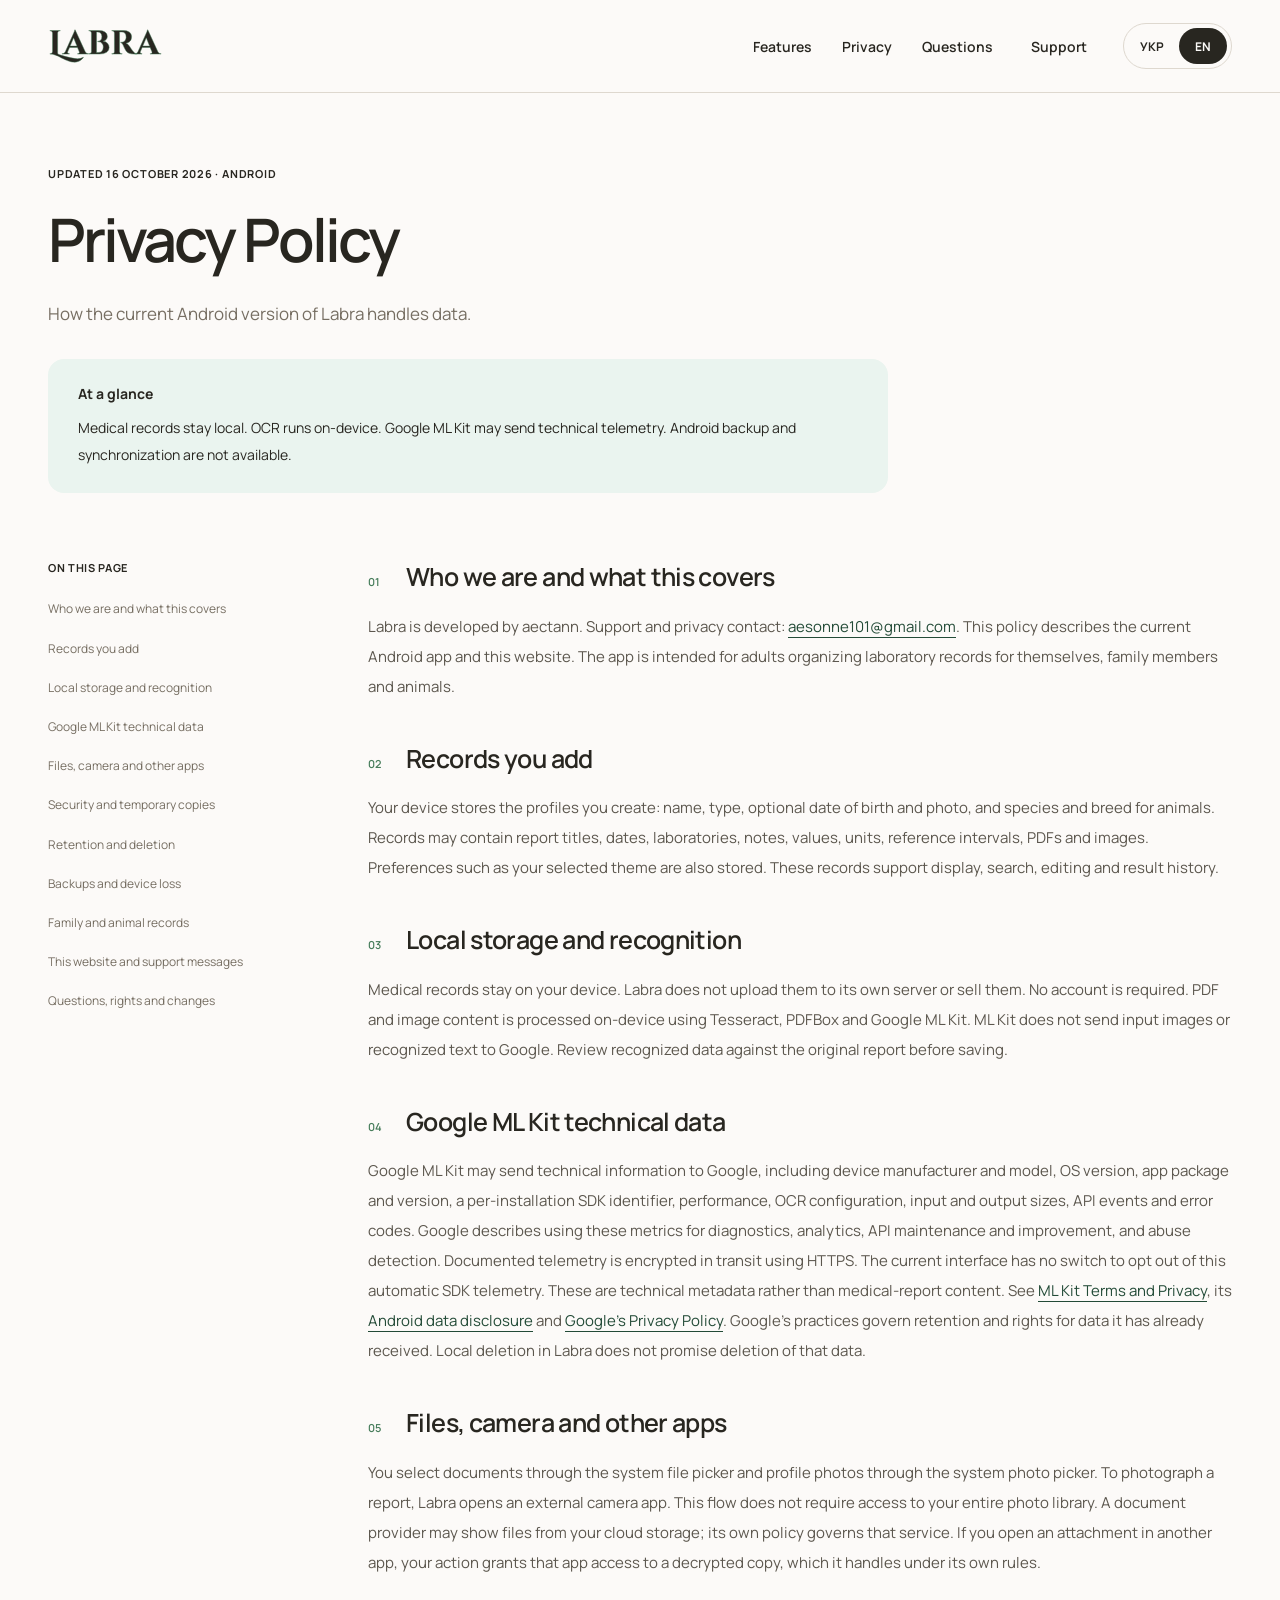
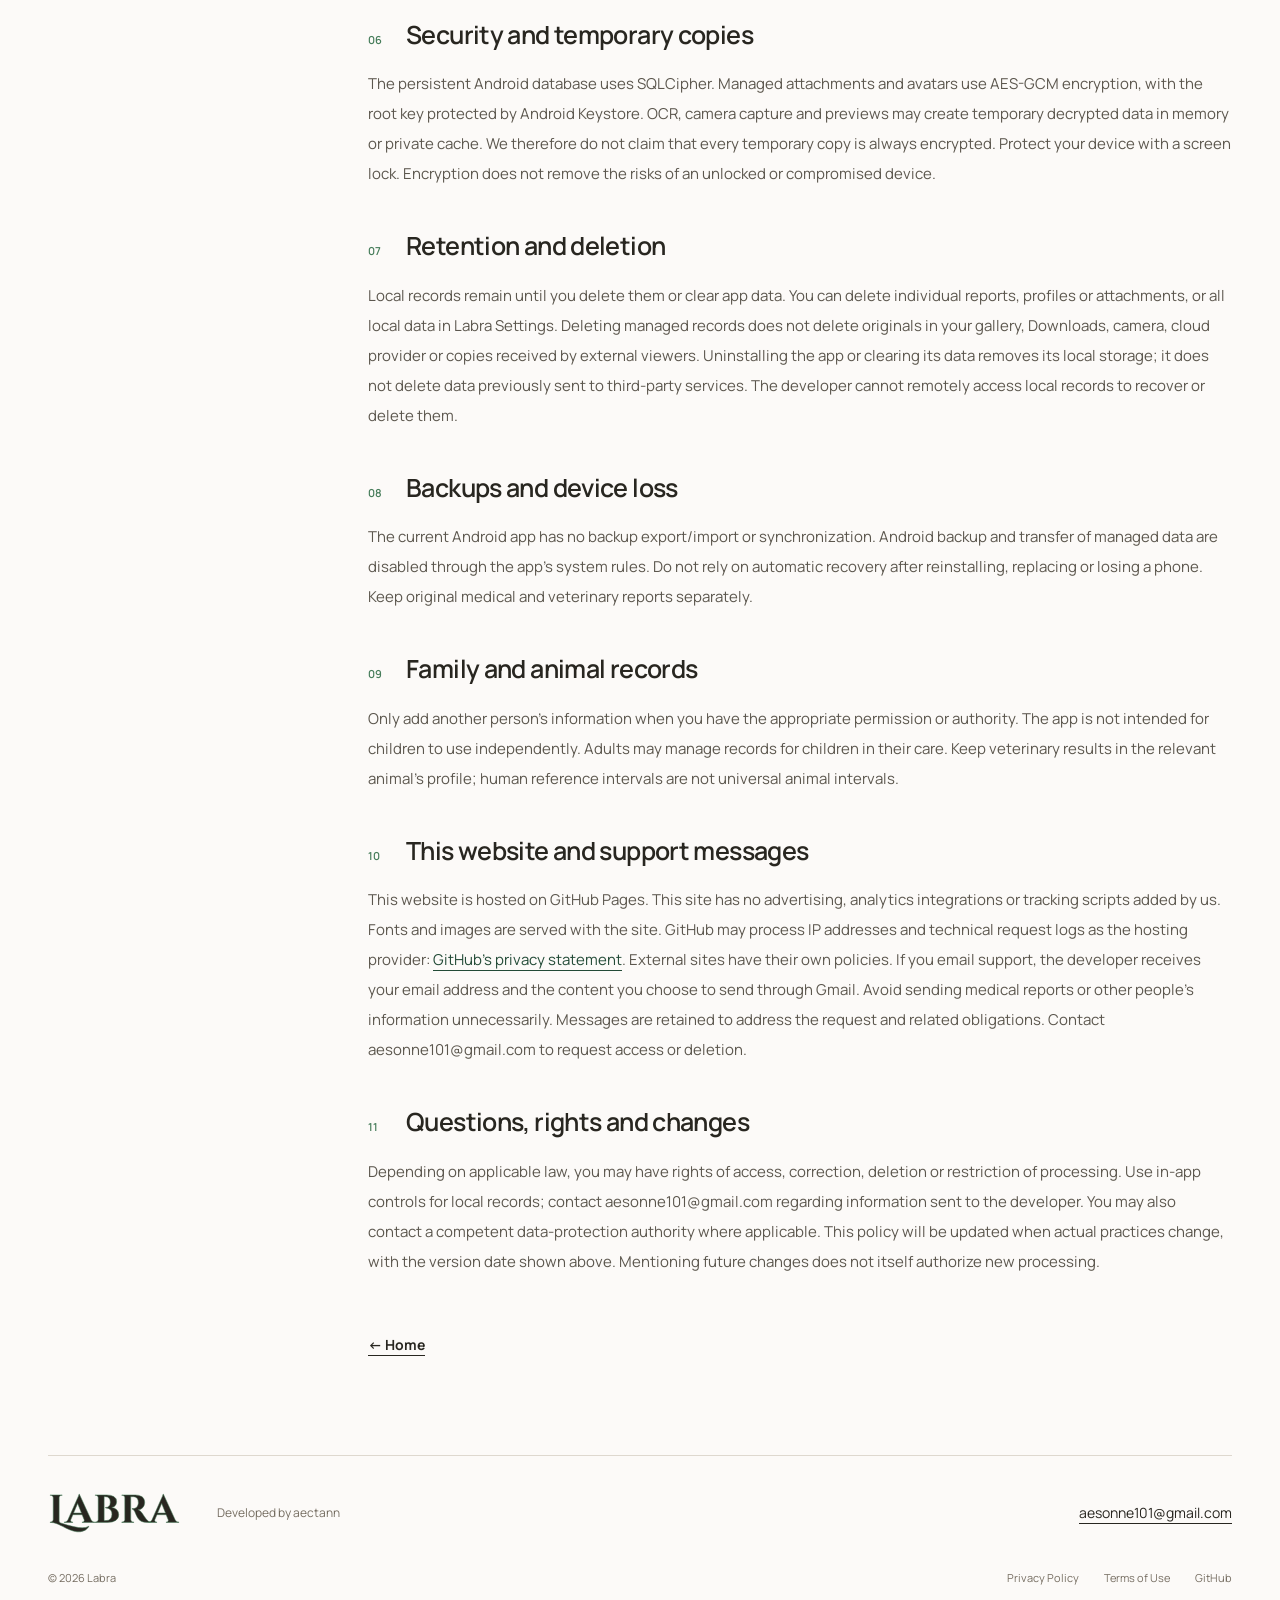
<file: en/privacy.html>
<!doctype html>
<html lang="en">
<head>
<meta charset="utf-8"><meta name="viewport" content="width=device-width, initial-scale=1"><meta name="theme-color" content="#FCFAF8"><meta name="description" content="How the current Android version of Labra handles data."><title>Privacy Policy — Labra</title><link rel="canonical" href="https://aecttann.github.io/labra-site/en/privacy.html"><link rel="alternate" hreflang="uk" href="https://aecttann.github.io/labra-site/uk/privacy.html"><link rel="alternate" hreflang="en" href="https://aecttann.github.io/labra-site/en/privacy.html"><meta property="og:type" content="website"><meta property="og:title" content="Privacy Policy — Labra"><meta property="og:description" content="How the current Android version of Labra handles data."><meta property="og:image" content="https://aecttann.github.io/labra-site/assets/social-en.png"><meta property="og:url" content="https://aecttann.github.io/labra-site/en/privacy.html"><link rel="icon" href="../assets/icon.png"><link rel="preload" href="../assets/fonts/manrope-regular.ttf" as="font" type="font/ttf" crossorigin><link rel="stylesheet" href="../styles.css"><script src="../script.js" defer></script></head>
<body><a class="skip" href="#main">Skip to content</a><header class="site-header"><nav class="nav shell" aria-label="Menu"><a class="brand" href="./" aria-label="Labra"><img src="../assets/wordmark.svg" width="115" height="37" alt="Labra"></a><button class="menu-toggle" type="button" aria-expanded="false" aria-controls="nav-links">Menu<span aria-hidden="true">＋</span></button><div class="nav-links" id="nav-links"><a href="./#features">Features</a><a href="privacy.html">Privacy</a><a href="./#questions">Questions</a><a class="nav-support" href="mailto:aesonne101@gmail.com">Support</a></div><div class="language-switch" aria-label="Language"><a href="../uk/privacy.html" lang="uk">УКР</a><a href="../en/privacy.html" lang="en" aria-current="page">EN</a></div></nav></header><main id="main" class="legal-main shell"><div class="legal-heading"><p class="eyebrow">Updated 16 October 2026 · Android</p><h1>Privacy Policy</h1><p class="section-lead">How the current Android version of Labra handles data.</p><div class="legal-summary"><strong>At a glance</strong><p>Medical records stay local. OCR runs on-device. Google ML Kit may send technical telemetry. Android backup and synchronization are not available.</p></div></div><div class="legal-layout"><aside class="legal-toc" aria-label="On this page"><p>On this page</p><a href="#scope">Who we are and what this covers</a><a href="#records">Records you add</a><a href="#local">Local storage and recognition</a><a href="#sdk">Google ML Kit technical data</a><a href="#files">Files, camera and other apps</a><a href="#security">Security and temporary copies</a><a href="#retention">Retention and deletion</a><a href="#backup">Backups and device loss</a><a href="#family">Family and animal records</a><a href="#website">This website and support messages</a><a href="#rights">Questions, rights and changes</a></aside><article><section class="legal-section" id="scope"><h2><span>01</span>Who we are and what this covers</h2><p>Labra is developed by aectann. Support and privacy contact: <a href="mailto:aesonne101@gmail.com">aesonne101@gmail.com</a>. This policy describes the current Android app and this website. The app is intended for adults organizing laboratory records for themselves, family members and animals.</p></section><section class="legal-section" id="records"><h2><span>02</span>Records you add</h2><p>Your device stores the profiles you create: name, type, optional date of birth and photo, and species and breed for animals. Records may contain report titles, dates, laboratories, notes, values, units, reference intervals, PDFs and images. Preferences such as your selected theme are also stored. These records support display, search, editing and result history.</p></section><section class="legal-section" id="local"><h2><span>03</span>Local storage and recognition</h2><p>Medical records stay on your device. Labra does not upload them to its own server or sell them. No account is required. PDF and image content is processed on-device using Tesseract, PDFBox and Google ML Kit. ML Kit does not send input images or recognized text to Google. Review recognized data against the original report before saving.</p></section><section class="legal-section" id="sdk"><h2><span>04</span>Google ML Kit technical data</h2><p>Google ML Kit may send technical information to Google, including device manufacturer and model, OS version, app package and version, a per-installation SDK identifier, performance, OCR configuration, input and output sizes, API events and error codes. Google describes using these metrics for diagnostics, analytics, API maintenance and improvement, and abuse detection. Documented telemetry is encrypted in transit using HTTPS. The current interface has no switch to opt out of this automatic SDK telemetry. These are technical metadata rather than medical-report content. See <a href="https://developers.google.com/ml-kit/terms">ML Kit Terms and Privacy</a>, its <a href="https://developers.google.com/ml-kit/android-data-disclosure">Android data disclosure</a> and <a href="https://policies.google.com/privacy">Google’s Privacy Policy</a>. Google’s practices govern retention and rights for data it has already received. Local deletion in Labra does not promise deletion of that data.</p></section><section class="legal-section" id="files"><h2><span>05</span>Files, camera and other apps</h2><p>You select documents through the system file picker and profile photos through the system photo picker. To photograph a report, Labra opens an external camera app. This flow does not require access to your entire photo library. A document provider may show files from your cloud storage; its own policy governs that service. If you open an attachment in another app, your action grants that app access to a decrypted copy, which it handles under its own rules.</p></section><section class="legal-section" id="security"><h2><span>06</span>Security and temporary copies</h2><p>The persistent Android database uses SQLCipher. Managed attachments and avatars use AES-GCM encryption, with the root key protected by Android Keystore. OCR, camera capture and previews may create temporary decrypted data in memory or private cache. We therefore do not claim that every temporary copy is always encrypted. Protect your device with a screen lock. Encryption does not remove the risks of an unlocked or compromised device.</p></section><section class="legal-section" id="retention"><h2><span>07</span>Retention and deletion</h2><p>Local records remain until you delete them or clear app data. You can delete individual reports, profiles or attachments, or all local data in Labra Settings. Deleting managed records does not delete originals in your gallery, Downloads, camera, cloud provider or copies received by external viewers. Uninstalling the app or clearing its data removes its local storage; it does not delete data previously sent to third-party services. The developer cannot remotely access local records to recover or delete them.</p></section><section class="legal-section" id="backup"><h2><span>08</span>Backups and device loss</h2><p>The current Android app has no backup export/import or synchronization. Android backup and transfer of managed data are disabled through the app’s system rules. Do not rely on automatic recovery after reinstalling, replacing or losing a phone. Keep original medical and veterinary reports separately.</p></section><section class="legal-section" id="family"><h2><span>09</span>Family and animal records</h2><p>Only add another person’s information when you have the appropriate permission or authority. The app is not intended for children to use independently. Adults may manage records for children in their care. Keep veterinary results in the relevant animal’s profile; human reference intervals are not universal animal intervals.</p></section><section class="legal-section" id="website"><h2><span>10</span>This website and support messages</h2><p>This website is hosted on GitHub Pages. This site has no advertising, analytics integrations or tracking scripts added by us. Fonts and images are served with the site. GitHub may process IP addresses and technical request logs as the hosting provider: <a href="https://docs.github.com/en/site-policy/privacy-policies/github-general-privacy-statement">GitHub’s privacy statement</a>. External sites have their own policies. If you email support, the developer receives your email address and the content you choose to send through Gmail. Avoid sending medical reports or other people’s information unnecessarily. Messages are retained to address the request and related obligations. Contact aesonne101@gmail.com to request access or deletion.</p></section><section class="legal-section" id="rights"><h2><span>11</span>Questions, rights and changes</h2><p>Depending on applicable law, you may have rights of access, correction, deletion or restriction of processing. Use in-app controls for local records; contact aesonne101@gmail.com regarding information sent to the developer. You may also contact a competent data-protection authority where applicable. This policy will be updated when actual practices change, with the version date shown above. Mentioning future changes does not itself authorize new processing.</p></section><a class="text-link back-home" href="./">← Home</a></article></div></main><footer class="footer shell"><div class="footer-top"><a class="brand" href="./"><img src="../assets/wordmark.svg" width="133" height="43" alt="Labra"></a><p>Developed by aectann</p><a href="mailto:aesonne101@gmail.com">aesonne101@gmail.com</a></div><div class="footer-bottom"><span>© 2026 Labra</span><div><a href="privacy.html">Privacy Policy</a><a href="terms.html">Terms of Use</a><a href="https://github.com/Aecttann/labra-site">GitHub</a></div></div></footer></body></html>
</file>
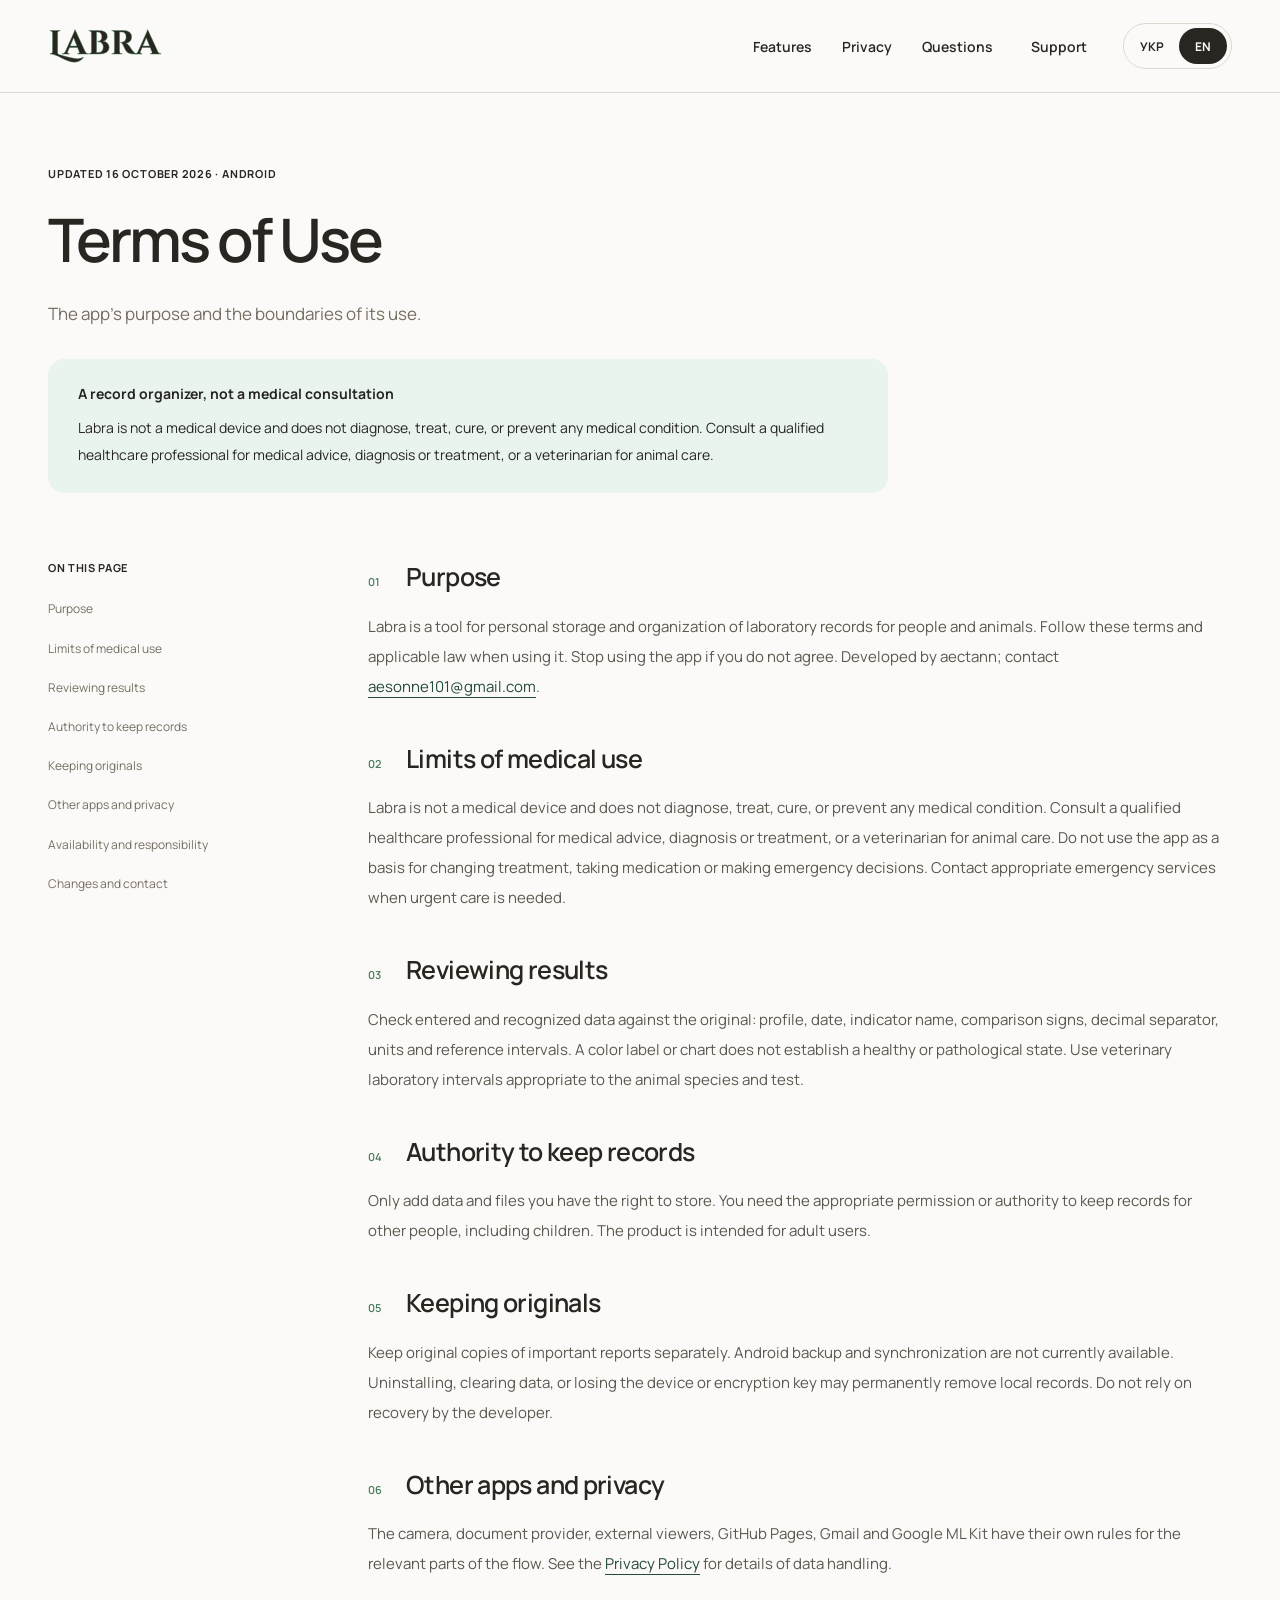
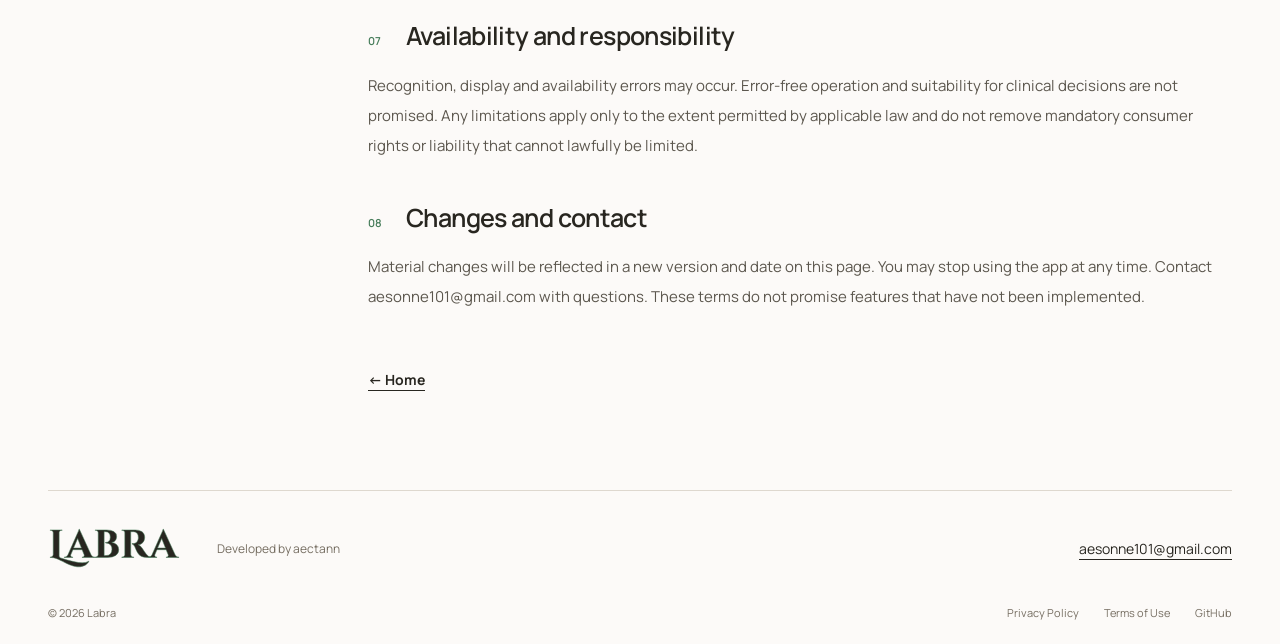
<file: en/terms.html>
<!doctype html>
<html lang="en">
<head>
<meta charset="utf-8"><meta name="viewport" content="width=device-width, initial-scale=1"><meta name="theme-color" content="#FCFAF8"><meta name="description" content="The app’s purpose and the boundaries of its use."><title>Terms of Use — Labra</title><link rel="canonical" href="https://aecttann.github.io/labra-site/en/terms.html"><link rel="alternate" hreflang="uk" href="https://aecttann.github.io/labra-site/uk/terms.html"><link rel="alternate" hreflang="en" href="https://aecttann.github.io/labra-site/en/terms.html"><meta property="og:type" content="website"><meta property="og:title" content="Terms of Use — Labra"><meta property="og:description" content="The app’s purpose and the boundaries of its use."><meta property="og:image" content="https://aecttann.github.io/labra-site/assets/social-en.png"><meta property="og:url" content="https://aecttann.github.io/labra-site/en/terms.html"><link rel="icon" href="../assets/icon.png"><link rel="preload" href="../assets/fonts/manrope-regular.ttf" as="font" type="font/ttf" crossorigin><link rel="stylesheet" href="../styles.css"><script src="../script.js" defer></script></head>
<body><a class="skip" href="#main">Skip to content</a><header class="site-header"><nav class="nav shell" aria-label="Menu"><a class="brand" href="./" aria-label="Labra"><img src="../assets/wordmark.svg" width="115" height="37" alt="Labra"></a><button class="menu-toggle" type="button" aria-expanded="false" aria-controls="nav-links">Menu<span aria-hidden="true">＋</span></button><div class="nav-links" id="nav-links"><a href="./#features">Features</a><a href="privacy.html">Privacy</a><a href="./#questions">Questions</a><a class="nav-support" href="mailto:aesonne101@gmail.com">Support</a></div><div class="language-switch" aria-label="Language"><a href="../uk/terms.html" lang="uk">УКР</a><a href="../en/terms.html" lang="en" aria-current="page">EN</a></div></nav></header><main id="main" class="legal-main shell"><div class="legal-heading"><p class="eyebrow">Updated 16 October 2026 · Android</p><h1>Terms of Use</h1><p class="section-lead">The app’s purpose and the boundaries of its use.</p><div class="legal-summary"><strong>A record organizer, not a medical consultation</strong><p>Labra is not a medical device and does not diagnose, treat, cure, or prevent any medical condition. Consult a qualified healthcare professional for medical advice, diagnosis or treatment, or a veterinarian for animal care.</p></div></div><div class="legal-layout"><aside class="legal-toc" aria-label="On this page"><p>On this page</p><a href="#purpose">Purpose</a><a href="#medical">Limits of medical use</a><a href="#accuracy">Reviewing results</a><a href="#authority">Authority to keep records</a><a href="#data">Keeping originals</a><a href="#other">Other apps and privacy</a><a href="#limits">Availability and responsibility</a><a href="#changes">Changes and contact</a></aside><article><section class="legal-section" id="purpose"><h2><span>01</span>Purpose</h2><p>Labra is a tool for personal storage and organization of laboratory records for people and animals. Follow these terms and applicable law when using it. Stop using the app if you do not agree. Developed by aectann; contact <a href="mailto:aesonne101@gmail.com">aesonne101@gmail.com</a>.</p></section><section class="legal-section" id="medical"><h2><span>02</span>Limits of medical use</h2><p>Labra is not a medical device and does not diagnose, treat, cure, or prevent any medical condition. Consult a qualified healthcare professional for medical advice, diagnosis or treatment, or a veterinarian for animal care. Do not use the app as a basis for changing treatment, taking medication or making emergency decisions. Contact appropriate emergency services when urgent care is needed.</p></section><section class="legal-section" id="accuracy"><h2><span>03</span>Reviewing results</h2><p>Check entered and recognized data against the original: profile, date, indicator name, comparison signs, decimal separator, units and reference intervals. A color label or chart does not establish a healthy or pathological state. Use veterinary laboratory intervals appropriate to the animal species and test.</p></section><section class="legal-section" id="authority"><h2><span>04</span>Authority to keep records</h2><p>Only add data and files you have the right to store. You need the appropriate permission or authority to keep records for other people, including children. The product is intended for adult users.</p></section><section class="legal-section" id="data"><h2><span>05</span>Keeping originals</h2><p>Keep original copies of important reports separately. Android backup and synchronization are not currently available. Uninstalling, clearing data, or losing the device or encryption key may permanently remove local records. Do not rely on recovery by the developer.</p></section><section class="legal-section" id="other"><h2><span>06</span>Other apps and privacy</h2><p>The camera, document provider, external viewers, GitHub Pages, Gmail and Google ML Kit have their own rules for the relevant parts of the flow. See the <a href="privacy.html">Privacy Policy</a> for details of data handling.</p></section><section class="legal-section" id="limits"><h2><span>07</span>Availability and responsibility</h2><p>Recognition, display and availability errors may occur. Error-free operation and suitability for clinical decisions are not promised. Any limitations apply only to the extent permitted by applicable law and do not remove mandatory consumer rights or liability that cannot lawfully be limited.</p></section><section class="legal-section" id="changes"><h2><span>08</span>Changes and contact</h2><p>Material changes will be reflected in a new version and date on this page. You may stop using the app at any time. Contact aesonne101@gmail.com with questions. These terms do not promise features that have not been implemented.</p></section><a class="text-link back-home" href="./">← Home</a></article></div></main><footer class="footer shell"><div class="footer-top"><a class="brand" href="./"><img src="../assets/wordmark.svg" width="133" height="43" alt="Labra"></a><p>Developed by aectann</p><a href="mailto:aesonne101@gmail.com">aesonne101@gmail.com</a></div><div class="footer-bottom"><span>© 2026 Labra</span><div><a href="privacy.html">Privacy Policy</a><a href="terms.html">Terms of Use</a><a href="https://github.com/Aecttann/labra-site">GitHub</a></div></div></footer></body></html>
</file>
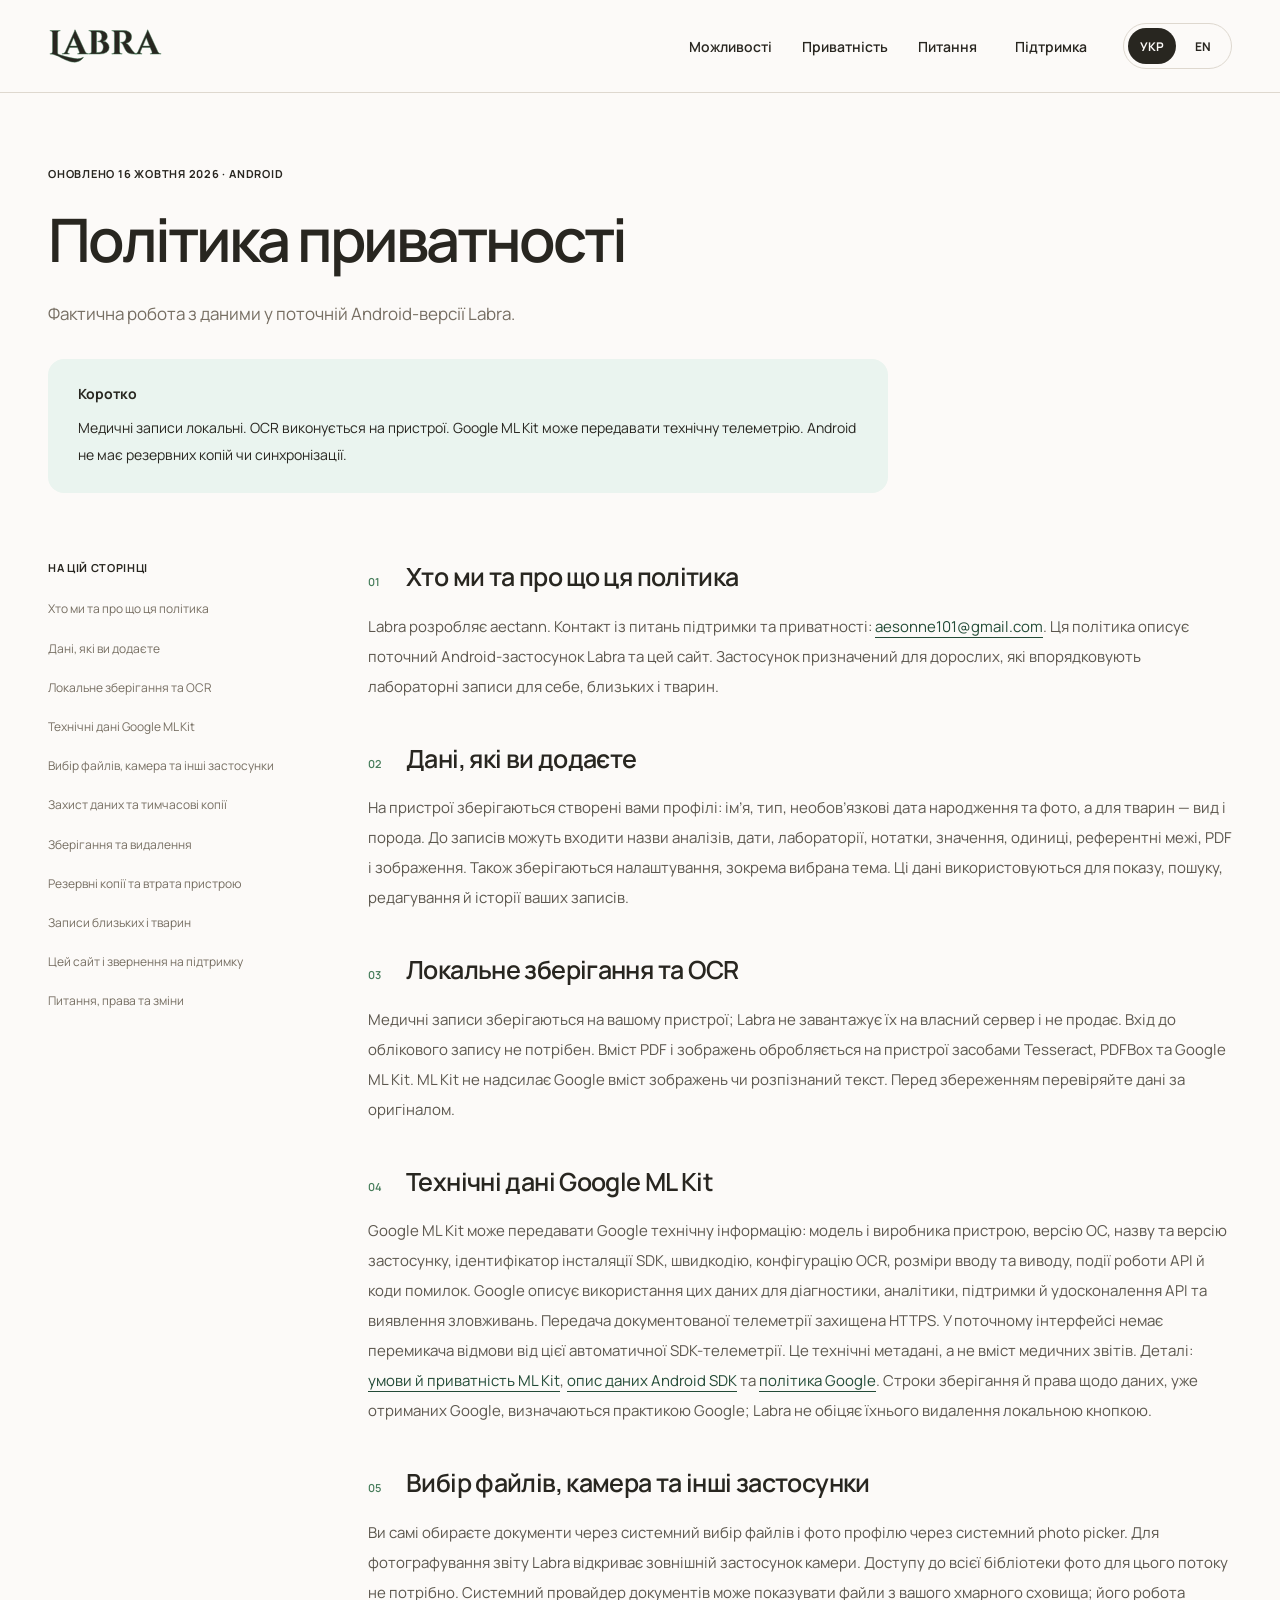
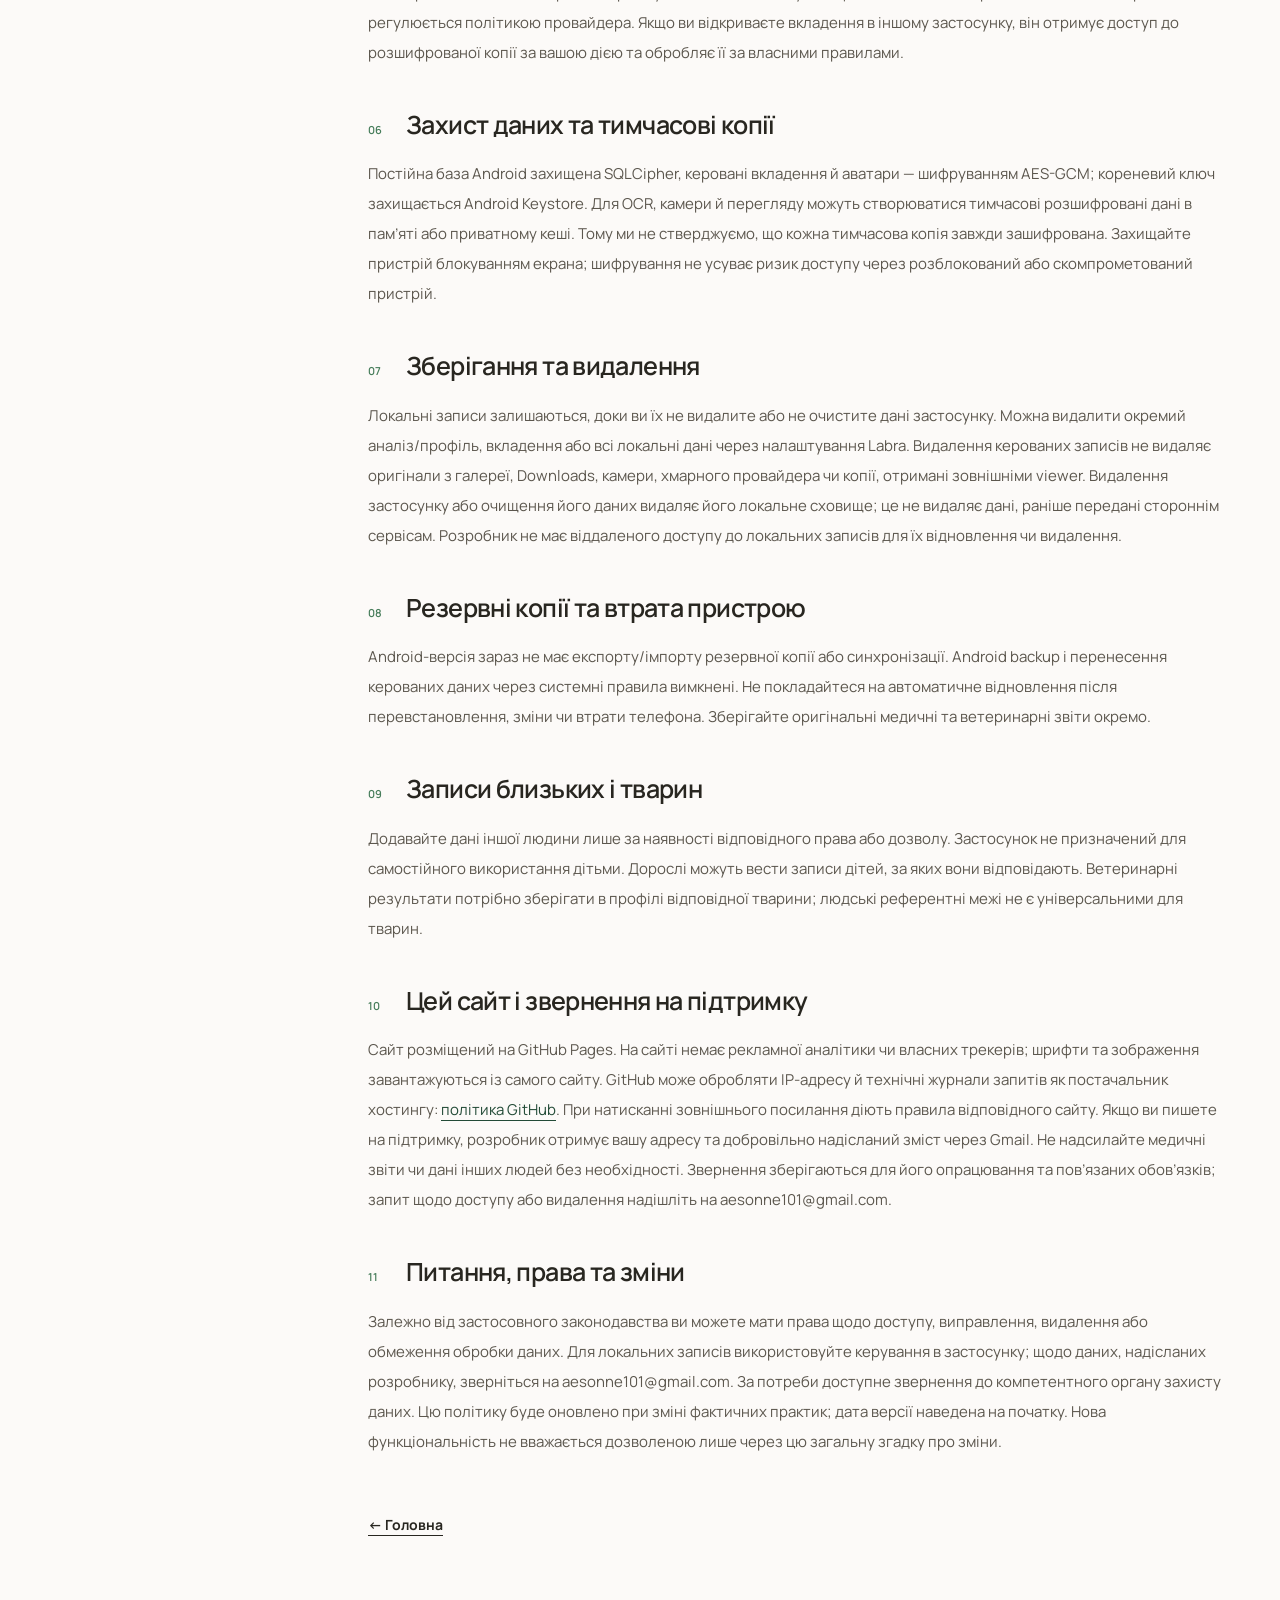
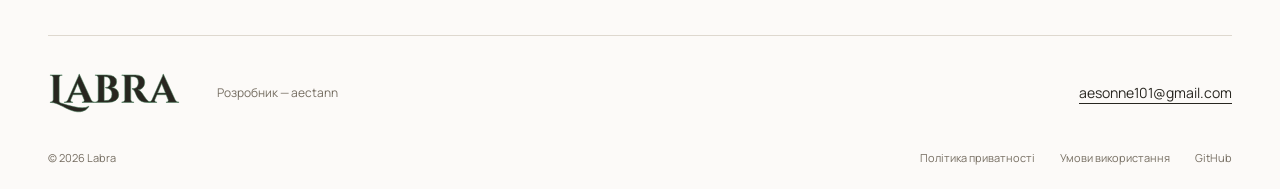
<file: uk/privacy.html>
<!doctype html>
<html lang="uk">
<head>
<meta charset="utf-8"><meta name="viewport" content="width=device-width, initial-scale=1"><meta name="theme-color" content="#FCFAF8"><meta name="description" content="Фактична робота з даними у поточній Android-версії Labra."><title>Політика приватності — Labra</title><link rel="canonical" href="https://aecttann.github.io/labra-site/uk/privacy.html"><link rel="alternate" hreflang="uk" href="https://aecttann.github.io/labra-site/uk/privacy.html"><link rel="alternate" hreflang="en" href="https://aecttann.github.io/labra-site/en/privacy.html"><meta property="og:type" content="website"><meta property="og:title" content="Політика приватності — Labra"><meta property="og:description" content="Фактична робота з даними у поточній Android-версії Labra."><meta property="og:image" content="https://aecttann.github.io/labra-site/assets/social-uk.png"><meta property="og:url" content="https://aecttann.github.io/labra-site/uk/privacy.html"><link rel="icon" href="../assets/icon.png"><link rel="preload" href="../assets/fonts/manrope-regular.ttf" as="font" type="font/ttf" crossorigin><link rel="stylesheet" href="../styles.css"><script src="../script.js" defer></script></head>
<body><a class="skip" href="#main">До основного вмісту</a><header class="site-header"><nav class="nav shell" aria-label="Меню"><a class="brand" href="./" aria-label="Labra"><img src="../assets/wordmark.svg" width="115" height="37" alt="Labra"></a><button class="menu-toggle" type="button" aria-expanded="false" aria-controls="nav-links">Меню<span aria-hidden="true">＋</span></button><div class="nav-links" id="nav-links"><a href="./#features">Можливості</a><a href="privacy.html">Приватність</a><a href="./#questions">Питання</a><a class="nav-support" href="mailto:aesonne101@gmail.com">Підтримка</a></div><div class="language-switch" aria-label="Language"><a href="../uk/privacy.html" lang="uk" aria-current="page">УКР</a><a href="../en/privacy.html" lang="en">EN</a></div></nav></header><main id="main" class="legal-main shell"><div class="legal-heading"><p class="eyebrow">Оновлено 16 жовтня 2026 · Android</p><h1>Політика приватності</h1><p class="section-lead">Фактична робота з даними у поточній Android-версії Labra.</p><div class="legal-summary"><strong>Коротко</strong><p>Медичні записи локальні. OCR виконується на пристрої. Google ML Kit може передавати технічну телеметрію. Android не має резервних копій чи синхронізації.</p></div></div><div class="legal-layout"><aside class="legal-toc" aria-label="На цій сторінці"><p>На цій сторінці</p><a href="#scope">Хто ми та про що ця політика</a><a href="#records">Дані, які ви додаєте</a><a href="#local">Локальне зберігання та OCR</a><a href="#sdk">Технічні дані Google ML Kit</a><a href="#files">Вибір файлів, камера та інші застосунки</a><a href="#security">Захист даних та тимчасові копії</a><a href="#retention">Зберігання та видалення</a><a href="#backup">Резервні копії та втрата пристрою</a><a href="#family">Записи близьких і тварин</a><a href="#website">Цей сайт і звернення на підтримку</a><a href="#rights">Питання, права та зміни</a></aside><article><section class="legal-section" id="scope"><h2><span>01</span>Хто ми та про що ця політика</h2><p>Labra розробляє aectann. Контакт із питань підтримки та приватності: <a href="mailto:aesonne101@gmail.com">aesonne101@gmail.com</a>. Ця політика описує поточний Android-застосунок Labra та цей сайт. Застосунок призначений для дорослих, які впорядковують лабораторні записи для себе, близьких і тварин.</p></section><section class="legal-section" id="records"><h2><span>02</span>Дані, які ви додаєте</h2><p>На пристрої зберігаються створені вами профілі: ім’я, тип, необов’язкові дата народження та фото, а для тварин — вид і порода. До записів можуть входити назви аналізів, дати, лабораторії, нотатки, значення, одиниці, референтні межі, PDF і зображення. Також зберігаються налаштування, зокрема вибрана тема. Ці дані використовуються для показу, пошуку, редагування й історії ваших записів.</p></section><section class="legal-section" id="local"><h2><span>03</span>Локальне зберігання та OCR</h2><p>Медичні записи зберігаються на вашому пристрої; Labra не завантажує їх на власний сервер і не продає. Вхід до облікового запису не потрібен. Вміст PDF і зображень обробляється на пристрої засобами Tesseract, PDFBox та Google ML Kit. ML Kit не надсилає Google вміст зображень чи розпізнаний текст. Перед збереженням перевіряйте дані за оригіналом.</p></section><section class="legal-section" id="sdk"><h2><span>04</span>Технічні дані Google ML Kit</h2><p>Google ML Kit може передавати Google технічну інформацію: модель і виробника пристрою, версію ОС, назву та версію застосунку, ідентифікатор інсталяції SDK, швидкодію, конфігурацію OCR, розміри вводу та виводу, події роботи API й коди помилок. Google описує використання цих даних для діагностики, аналітики, підтримки й удосконалення API та виявлення зловживань. Передача документованої телеметрії захищена HTTPS. У поточному інтерфейсі немає перемикача відмови від цієї автоматичної SDK-телеметрії. Це технічні метадані, а не вміст медичних звітів. Деталі: <a href="https://developers.google.com/ml-kit/terms">умови й приватність ML Kit</a>, <a href="https://developers.google.com/ml-kit/android-data-disclosure">опис даних Android SDK</a> та <a href="https://policies.google.com/privacy">політика Google</a>. Строки зберігання й права щодо даних, уже отриманих Google, визначаються практикою Google; Labra не обіцяє їхнього видалення локальною кнопкою.</p></section><section class="legal-section" id="files"><h2><span>05</span>Вибір файлів, камера та інші застосунки</h2><p>Ви самі обираєте документи через системний вибір файлів і фото профілю через системний photo picker. Для фотографування звіту Labra відкриває зовнішній застосунок камери. Доступу до всієї бібліотеки фото для цього потоку не потрібно. Системний провайдер документів може показувати файли з вашого хмарного сховища; його робота регулюється політикою провайдера. Якщо ви відкриваєте вкладення в іншому застосунку, він отримує доступ до розшифрованої копії за вашою дією та обробляє її за власними правилами.</p></section><section class="legal-section" id="security"><h2><span>06</span>Захист даних та тимчасові копії</h2><p>Постійна база Android захищена SQLCipher, керовані вкладення й аватари — шифруванням AES-GCM; кореневий ключ захищається Android Keystore. Для OCR, камери й перегляду можуть створюватися тимчасові розшифровані дані в пам’яті або приватному кеші. Тому ми не стверджуємо, що кожна тимчасова копія завжди зашифрована. Захищайте пристрій блокуванням екрана; шифрування не усуває ризик доступу через розблокований або скомпрометований пристрій.</p></section><section class="legal-section" id="retention"><h2><span>07</span>Зберігання та видалення</h2><p>Локальні записи залишаються, доки ви їх не видалите або не очистите дані застосунку. Можна видалити окремий аналіз/профіль, вкладення або всі локальні дані через налаштування Labra. Видалення керованих записів не видаляє оригінали з галереї, Downloads, камери, хмарного провайдера чи копії, отримані зовнішніми viewer. Видалення застосунку або очищення його даних видаляє його локальне сховище; це не видаляє дані, раніше передані стороннім сервісам. Розробник не має віддаленого доступу до локальних записів для їх відновлення чи видалення.</p></section><section class="legal-section" id="backup"><h2><span>08</span>Резервні копії та втрата пристрою</h2><p>Android-версія зараз не має експорту/імпорту резервної копії або синхронізації. Android backup і перенесення керованих даних через системні правила вимкнені. Не покладайтеся на автоматичне відновлення після перевстановлення, зміни чи втрати телефона. Зберігайте оригінальні медичні та ветеринарні звіти окремо.</p></section><section class="legal-section" id="family"><h2><span>09</span>Записи близьких і тварин</h2><p>Додавайте дані іншої людини лише за наявності відповідного права або дозволу. Застосунок не призначений для самостійного використання дітьми. Дорослі можуть вести записи дітей, за яких вони відповідають. Ветеринарні результати потрібно зберігати в профілі відповідної тварини; людські референтні межі не є універсальними для тварин.</p></section><section class="legal-section" id="website"><h2><span>10</span>Цей сайт і звернення на підтримку</h2><p>Сайт розміщений на GitHub Pages. На сайті немає рекламної аналітики чи власних трекерів; шрифти та зображення завантажуються із самого сайту. GitHub може обробляти IP-адресу й технічні журнали запитів як постачальник хостингу: <a href="https://docs.github.com/en/site-policy/privacy-policies/github-general-privacy-statement">політика GitHub</a>. При натисканні зовнішнього посилання діють правила відповідного сайту. Якщо ви пишете на підтримку, розробник отримує вашу адресу та добровільно надісланий зміст через Gmail. Не надсилайте медичні звіти чи дані інших людей без необхідності. Звернення зберігаються для його опрацювання та пов’язаних обов’язків; запит щодо доступу або видалення надішліть на aesonne101@gmail.com.</p></section><section class="legal-section" id="rights"><h2><span>11</span>Питання, права та зміни</h2><p>Залежно від застосовного законодавства ви можете мати права щодо доступу, виправлення, видалення або обмеження обробки даних. Для локальних записів використовуйте керування в застосунку; щодо даних, надісланих розробнику, зверніться на aesonne101@gmail.com. За потреби доступне звернення до компетентного органу захисту даних. Цю політику буде оновлено при зміні фактичних практик; дата версії наведена на початку. Нова функціональність не вважається дозволеною лише через цю загальну згадку про зміни.</p></section><a class="text-link back-home" href="./">← Головна</a></article></div></main><footer class="footer shell"><div class="footer-top"><a class="brand" href="./"><img src="../assets/wordmark.svg" width="133" height="43" alt="Labra"></a><p>Розробник — aectann</p><a href="mailto:aesonne101@gmail.com">aesonne101@gmail.com</a></div><div class="footer-bottom"><span>© 2026 Labra</span><div><a href="privacy.html">Політика приватності</a><a href="terms.html">Умови використання</a><a href="https://github.com/Aecttann/labra-site">GitHub</a></div></div></footer></body></html>
</file>
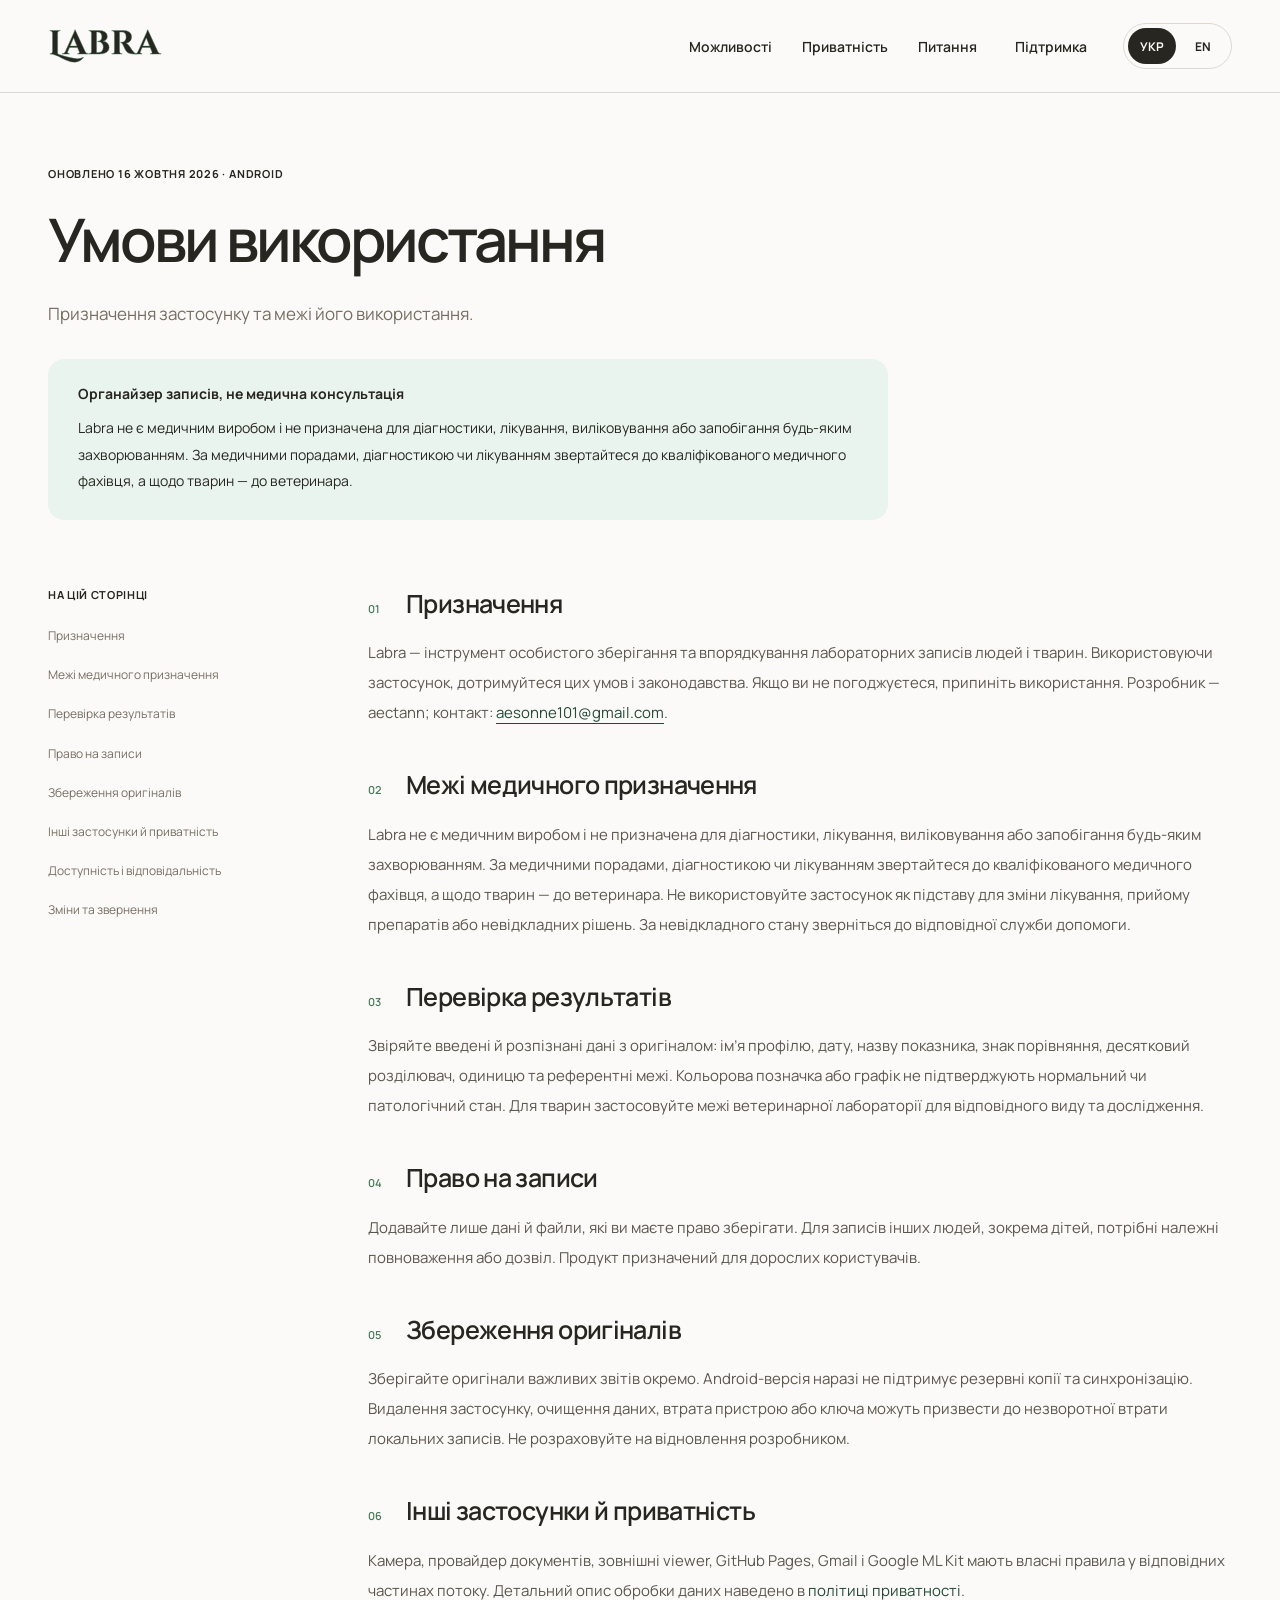
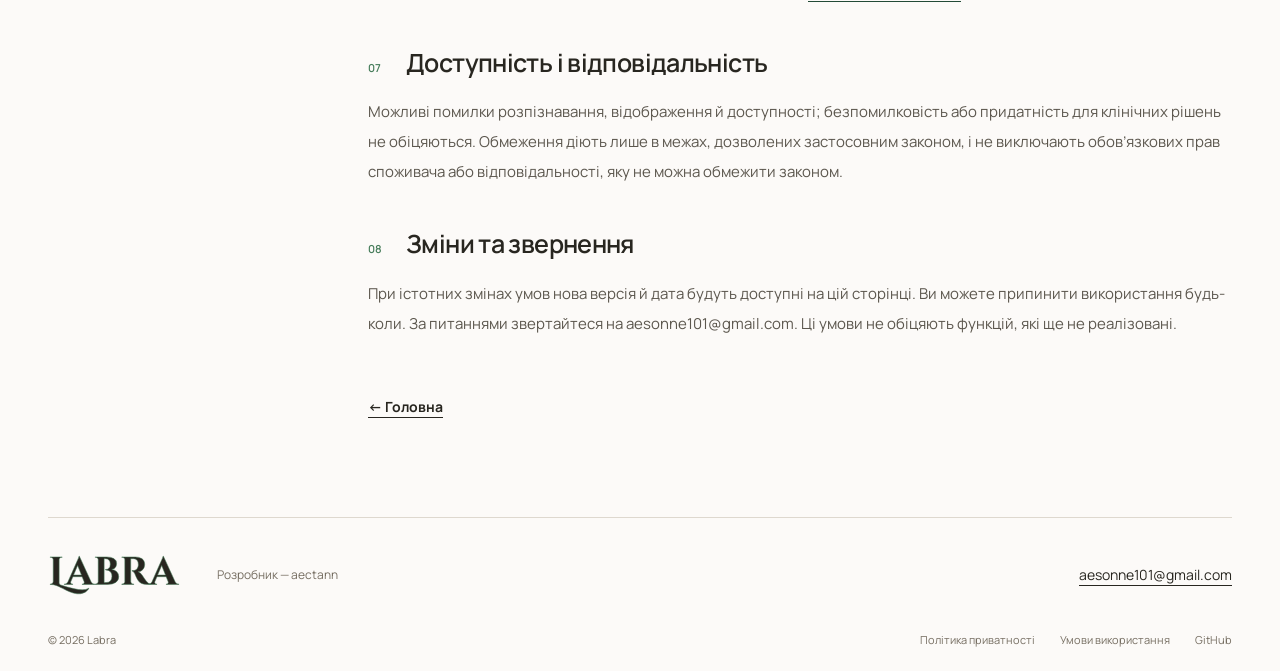
<file: uk/terms.html>
<!doctype html>
<html lang="uk">
<head>
<meta charset="utf-8"><meta name="viewport" content="width=device-width, initial-scale=1"><meta name="theme-color" content="#FCFAF8"><meta name="description" content="Призначення застосунку та межі його використання."><title>Умови використання — Labra</title><link rel="canonical" href="https://aecttann.github.io/labra-site/uk/terms.html"><link rel="alternate" hreflang="uk" href="https://aecttann.github.io/labra-site/uk/terms.html"><link rel="alternate" hreflang="en" href="https://aecttann.github.io/labra-site/en/terms.html"><meta property="og:type" content="website"><meta property="og:title" content="Умови використання — Labra"><meta property="og:description" content="Призначення застосунку та межі його використання."><meta property="og:image" content="https://aecttann.github.io/labra-site/assets/social-uk.png"><meta property="og:url" content="https://aecttann.github.io/labra-site/uk/terms.html"><link rel="icon" href="../assets/icon.png"><link rel="preload" href="../assets/fonts/manrope-regular.ttf" as="font" type="font/ttf" crossorigin><link rel="stylesheet" href="../styles.css"><script src="../script.js" defer></script></head>
<body><a class="skip" href="#main">До основного вмісту</a><header class="site-header"><nav class="nav shell" aria-label="Меню"><a class="brand" href="./" aria-label="Labra"><img src="../assets/wordmark.svg" width="115" height="37" alt="Labra"></a><button class="menu-toggle" type="button" aria-expanded="false" aria-controls="nav-links">Меню<span aria-hidden="true">＋</span></button><div class="nav-links" id="nav-links"><a href="./#features">Можливості</a><a href="privacy.html">Приватність</a><a href="./#questions">Питання</a><a class="nav-support" href="mailto:aesonne101@gmail.com">Підтримка</a></div><div class="language-switch" aria-label="Language"><a href="../uk/terms.html" lang="uk" aria-current="page">УКР</a><a href="../en/terms.html" lang="en">EN</a></div></nav></header><main id="main" class="legal-main shell"><div class="legal-heading"><p class="eyebrow">Оновлено 16 жовтня 2026 · Android</p><h1>Умови використання</h1><p class="section-lead">Призначення застосунку та межі його використання.</p><div class="legal-summary"><strong>Органайзер записів, не медична консультація</strong><p>Labra не є медичним виробом і не призначена для діагностики, лікування, виліковування або запобігання будь-яким захворюванням. За медичними порадами, діагностикою чи лікуванням звертайтеся до кваліфікованого медичного фахівця, а щодо тварин — до ветеринара.</p></div></div><div class="legal-layout"><aside class="legal-toc" aria-label="На цій сторінці"><p>На цій сторінці</p><a href="#purpose">Призначення</a><a href="#medical">Межі медичного призначення</a><a href="#accuracy">Перевірка результатів</a><a href="#authority">Право на записи</a><a href="#data">Збереження оригіналів</a><a href="#other">Інші застосунки й приватність</a><a href="#limits">Доступність і відповідальність</a><a href="#changes">Зміни та звернення</a></aside><article><section class="legal-section" id="purpose"><h2><span>01</span>Призначення</h2><p>Labra — інструмент особистого зберігання та впорядкування лабораторних записів людей і тварин. Використовуючи застосунок, дотримуйтеся цих умов і законодавства. Якщо ви не погоджуєтеся, припиніть використання. Розробник — aectann; контакт: <a href="mailto:aesonne101@gmail.com">aesonne101@gmail.com</a>.</p></section><section class="legal-section" id="medical"><h2><span>02</span>Межі медичного призначення</h2><p>Labra не є медичним виробом і не призначена для діагностики, лікування, виліковування або запобігання будь-яким захворюванням. За медичними порадами, діагностикою чи лікуванням звертайтеся до кваліфікованого медичного фахівця, а щодо тварин — до ветеринара. Не використовуйте застосунок як підставу для зміни лікування, прийому препаратів або невідкладних рішень. За невідкладного стану зверніться до відповідної служби допомоги.</p></section><section class="legal-section" id="accuracy"><h2><span>03</span>Перевірка результатів</h2><p>Звіряйте введені й розпізнані дані з оригіналом: ім’я профілю, дату, назву показника, знак порівняння, десятковий розділювач, одиницю та референтні межі. Кольорова позначка або графік не підтверджують нормальний чи патологічний стан. Для тварин застосовуйте межі ветеринарної лабораторії для відповідного виду та дослідження.</p></section><section class="legal-section" id="authority"><h2><span>04</span>Право на записи</h2><p>Додавайте лише дані й файли, які ви маєте право зберігати. Для записів інших людей, зокрема дітей, потрібні належні повноваження або дозвіл. Продукт призначений для дорослих користувачів.</p></section><section class="legal-section" id="data"><h2><span>05</span>Збереження оригіналів</h2><p>Зберігайте оригінали важливих звітів окремо. Android-версія наразі не підтримує резервні копії та синхронізацію. Видалення застосунку, очищення даних, втрата пристрою або ключа можуть призвести до незворотної втрати локальних записів. Не розраховуйте на відновлення розробником.</p></section><section class="legal-section" id="other"><h2><span>06</span>Інші застосунки й приватність</h2><p>Камера, провайдер документів, зовнішні viewer, GitHub Pages, Gmail і Google ML Kit мають власні правила у відповідних частинах потоку. Детальний опис обробки даних наведено в <a href="privacy.html">політиці приватності</a>.</p></section><section class="legal-section" id="limits"><h2><span>07</span>Доступність і відповідальність</h2><p>Можливі помилки розпізнавання, відображення й доступності; безпомилковість або придатність для клінічних рішень не обіцяються. Обмеження діють лише в межах, дозволених застосовним законом, і не виключають обов’язкових прав споживача або відповідальності, яку не можна обмежити законом.</p></section><section class="legal-section" id="changes"><h2><span>08</span>Зміни та звернення</h2><p>При істотних змінах умов нова версія й дата будуть доступні на цій сторінці. Ви можете припинити використання будь-коли. За питаннями звертайтеся на aesonne101@gmail.com. Ці умови не обіцяють функцій, які ще не реалізовані.</p></section><a class="text-link back-home" href="./">← Головна</a></article></div></main><footer class="footer shell"><div class="footer-top"><a class="brand" href="./"><img src="../assets/wordmark.svg" width="133" height="43" alt="Labra"></a><p>Розробник — aectann</p><a href="mailto:aesonne101@gmail.com">aesonne101@gmail.com</a></div><div class="footer-bottom"><span>© 2026 Labra</span><div><a href="privacy.html">Політика приватності</a><a href="terms.html">Умови використання</a><a href="https://github.com/Aecttann/labra-site">GitHub</a></div></div></footer></body></html>
</file>
<file: styles.css>
@font-face{font-family:Manrope;src:url('assets/fonts/manrope-regular.ttf') format('truetype');font-weight:400;font-display:swap}@font-face{font-family:Manrope;src:url('assets/fonts/manrope-medium.ttf') format('truetype');font-weight:500;font-display:swap}@font-face{font-family:Manrope;src:url('assets/fonts/manrope-semibold.ttf') format('truetype');font-weight:600;font-display:swap}@font-face{font-family:Manrope;src:url('assets/fonts/manrope-bold.ttf') format('truetype');font-weight:700;font-display:swap}
:root{--paper:#fcfaf8;--ink:#282620;--muted:#766e62;--green:#477d5b;--green-dark:#234b37;--mint:#eaf4ef;--blue:#5069a8;--border:#ded8cf;--soft:#f4f1ec;--white:#fff;--radius:24px;color-scheme:light;font-family:Manrope,system-ui,sans-serif;color:var(--ink);background:var(--paper);font-synthesis:none}*{box-sizing:border-box}body{margin:0}a{color:inherit;text-underline-offset:5px}button{font:inherit}img{display:block;max-width:100%;height:auto}figure{margin:0}p{margin:0 0 20px;line-height:1.75}h1,h2,h3{margin:0;font-weight:600;letter-spacing:-.05em}h1{font-size:clamp(54px,6.1vw,84px);line-height:1.08}h2{font-size:clamp(36px,4vw,56px);line-height:1.16}h3{font-size:22px;line-height:1.35;letter-spacing:-.025em}em{font-style:normal;color:var(--green)}a,button,summary{touch-action:manipulation}a:focus-visible,button:focus-visible,summary:focus-visible{outline:3px solid var(--blue);outline-offset:6px;border-radius:4px}::selection{background:#dceae1}.shell{width:min(1224px,calc(100% - 96px));margin-inline:auto}.skip{position:absolute;top:-100px;left:20px;z-index:100;background:var(--ink);color:white;padding:16px}.skip:focus{top:12px}.site-header{border-bottom:1px solid var(--border);background:var(--paper)}.nav{height:92px;display:flex;align-items:center;gap:36px}.brand{flex-shrink:0;display:inline-flex;text-decoration:none}.nav-links{display:flex;gap:30px;align-items:center;margin-left:auto}.nav-links a{font-size:14px;font-weight:600;text-decoration:none;min-height:44px;display:flex;align-items:center}.nav-links a:hover,.footer a:hover{color:var(--green)}.nav-support{margin-left:8px}.language-switch{display:flex;padding:4px;border:1px solid var(--border);border-radius:50px;gap:3px;flex-shrink:0}.language-switch a{display:flex;align-items:center;justify-content:center;text-decoration:none;min-width:48px;min-height:36px;font-size:12px;font-weight:700;border-radius:40px}.language-switch [aria-current]{background:var(--ink);color:var(--paper)}.menu-toggle{display:none}.hero{display:grid;grid-template-columns:1.06fr .94fr;align-items:center;gap:64px;padding-top:72px;padding-bottom:68px}.eyebrow{font-size:12px;letter-spacing:.07em;line-height:1.6;text-transform:uppercase;font-weight:700;margin-bottom:27px;display:flex;align-items:center;gap:10px}.status-dot{width:7px;height:7px;border-radius:50%;background:var(--green);flex-shrink:0;display:inline-block}.hero h1{margin-bottom:28px}.lead{font-size:18px;color:var(--muted);line-height:1.75;max-width:500px}.hero-actions{display:flex;align-items:center;gap:24px;flex-wrap:wrap;margin-top:30px}.button{min-height:56px;display:inline-flex;align-items:center;justify-content:center;gap:24px;padding:16px 24px;font-size:14px;font-weight:700;text-decoration:none;border-radius:12px;transition:background-color .16s ease,transform .16s ease}.primary{background:var(--green-dark);color:var(--white)}.primary:hover{background:#326048;transform:translateY(-2px)}.button span{font-size:22px;line-height:1}.text-link{font-size:14px;font-weight:700;display:inline-flex;align-items:center;gap:20px}.platform{font-size:12px;color:var(--muted);margin-top:28px;margin-bottom:0}.hero-visual{position:relative;isolation:isolate;display:flex;align-items:center;flex-direction:column;min-height:612px;justify-content:center}.hero-orbit{position:absolute;background:#e9efe6;inset:38px 16px 64px;border-radius:48% 48% 34% 42%;transform:rotate(-9deg);z-index:-1}.hero-screen{width:304px;border-radius:23px;border:1px solid #d8d7cc;box-shadow:0 24px 70px #234b3717}.hero-visual figcaption{font-size:10px;color:var(--muted);text-align:center;max-width:300px;margin-top:22px;line-height:1.6}.visual-note{position:absolute;bottom:122px;left:-2px;background:var(--paper);border:1px solid var(--border);padding:16px 21px;border-radius:12px;font-weight:600;font-size:12px;display:flex;align-items:center;gap:12px;box-shadow:0 8px 24px #28262008}.strip{display:flex;justify-content:space-between;gap:24px;border-block:1px solid var(--border);padding-block:25px}.strip span{display:flex;gap:12px;align-items:center;font-size:13px;font-weight:600}.strip i{font-style:normal;color:var(--green);font-size:16px}.section{padding-block:112px}.split-section,.history-section{display:grid;grid-template-columns:1fr 1fr;gap:110px;align-items:center}.section-copy h2{margin-bottom:25px}.section-lead{font-size:17px;color:var(--muted);line-height:1.85;max-width:540px}.plain-features{list-style:none;margin:30px 0 0;padding:0}.plain-features li{border-top:1px solid var(--border);padding:23px 0}.plain-features strong{font-size:16px;font-weight:700}.plain-features p{font-size:14px;margin:9px 0 0;color:var(--muted)}.screen-panel{padding:42px 30px 24px;display:flex;flex-direction:column;align-items:center;border-radius:var(--radius)}.mint-panel{background:var(--mint)}.blue-panel{background:#eaf0f7}.screen-panel img{width:280px;border-radius:17px;box-shadow:0 18px 45px #28262015;border:1px solid #deded5}.screen-panel figcaption{max-width:330px;text-align:center;font-size:10px;color:var(--muted);line-height:1.7;margin-top:22px}.capture-section{background:var(--soft);border-block:1px solid var(--border);padding-block:92px}.capture-grid{display:grid;grid-template-columns:1fr 1fr;gap:110px;align-items:center}.capture-grid h2{margin-bottom:25px}.small-note{font-size:12px;line-height:1.8;color:var(--muted);max-width:400px;margin-top:24px}.steps{list-style:none;padding:0;margin:0}.steps li{display:flex;gap:25px;padding:28px 0;border-bottom:1px solid var(--border)}.steps li:first-child{padding-top:0}.steps li:last-child{border-bottom:0;padding-bottom:0}.step-number{font-size:12px;font-weight:700;color:var(--green);padding-top:6px}.steps p{font-size:14px;color:var(--muted);margin:12px 0 0}.history-section{grid-template-columns:.95fr 1.05fr}.history-section .screen-panel{order:0}.border-note{font-size:13px;line-height:1.85;color:var(--muted);padding-left:21px;border-left:2px solid var(--green);margin-top:32px;max-width:460px}.privacy-section{background:var(--green-dark);color:var(--paper);padding-block:94px}.privacy-section .eyebrow{color:#c7decd}.privacy-section h2{max-width:900px;font-size:clamp(36px,4.4vw,60px)}.privacy-grid{display:grid;grid-template-columns:1fr 1fr;gap:110px;margin-top:48px}.privacy-lead{font-size:18px;line-height:1.9;max-width:475px;color:#dae7dc}.privacy-section .plain-features{margin-top:0}.privacy-section .plain-features li{border-color:#ffffff26;padding-top:20px}.privacy-section .plain-features p{color:#c7decd}.privacy-disclosure{margin-top:35px;padding-top:28px;border-top:1px solid #ffffff26;display:grid;grid-template-columns:1.4fr 1fr;gap:90px;align-items:start}.privacy-disclosure p{font-size:13px;line-height:1.85;color:#dae7dc;margin:0}.privacy-disclosure a{justify-self:end;font-size:13px}.backup-note{margin-top:28px;margin-bottom:0;color:#c7decd;font-size:12px;line-height:1.8;max-width:780px}.faq-section{display:grid;grid-template-columns:.8fr 1.2fr;gap:110px}.faq-section h2{font-size:42px}.faq-list details{border-bottom:1px solid var(--border)}.faq-list details:first-child{border-top:1px solid var(--border)}summary{cursor:pointer;list-style:none;display:flex;align-items:center;justify-content:space-between;gap:22px;font-size:16px;font-weight:600;padding-block:23px;line-height:1.6}summary::-webkit-details-marker{display:none}summary span{font-size:24px;font-weight:400;color:var(--green)}details[open] summary span{transform:rotate(45deg)}details p{font-size:14px;color:var(--muted);margin:0 35px 25px 0}.closing{padding-block:68px;border-top:1px solid var(--border);display:grid;grid-template-columns:1fr 1fr;gap:110px;align-items:center}.closing .eyebrow{font-size:10px;margin-bottom:22px}.closing h2{font-size:58px}.closing .section-lead{font-size:16px}.closing .button{margin-top:8px}.medical-note{padding-top:34px;padding-bottom:55px;border-top:1px solid var(--border)}.medical-note h2{font-size:14px;letter-spacing:0;margin-bottom:12px}.medical-note p{font-size:12px;color:var(--muted);max-width:1000px;line-height:1.9;margin:0}.footer{padding-block:36px 24px;border-top:1px solid var(--border)}.footer-top{display:flex;align-items:center;gap:36px}.footer-top p{margin:0;font-size:12px;color:var(--muted)}.footer-top>a:last-child{margin-left:auto;font-size:14px}.footer-bottom{display:flex;align-items:center;justify-content:space-between;margin-top:36px;font-size:11px;color:var(--muted);gap:25px}.footer-bottom div{display:flex;flex-wrap:wrap;gap:25px}.footer-bottom a{text-decoration:none}.legal-main{padding-block:72px 100px}.legal-heading{max-width:840px;margin-bottom:65px}.legal-heading h1{font-size:60px;line-height:1.15;margin-bottom:24px}.legal-heading .eyebrow{font-size:11px;margin-bottom:22px}.legal-heading .section-lead{max-width:100%}.legal-summary{margin-top:30px;background:var(--mint);border-radius:16px;padding:25px 30px;font-size:14px}.legal-summary strong{font-weight:700}.legal-summary p{margin:12px 0 0;font-size:14px;line-height:1.9}.legal-layout{display:grid;grid-template-columns:245px minmax(0,1fr);gap:75px;align-items:start}.legal-toc{position:sticky;top:24px;display:flex;flex-direction:column;gap:12px}.legal-toc p{font-size:11px;font-weight:700;text-transform:uppercase;letter-spacing:.06em;margin-bottom:6px}.legal-toc a{font-size:12px;text-decoration:none;color:var(--muted);line-height:1.6;padding:4px 0}.legal-toc a:hover{color:var(--green)}.legal-section{margin-bottom:38px;scroll-margin-top:30px}.legal-section h2{font-size:25px;letter-spacing:-.025em;line-height:1.5;display:flex;gap:18px;align-items:baseline;margin-bottom:16px}.legal-section h2 span{font-size:11px;color:var(--green);letter-spacing:0;min-width:20px}.legal-section p{font-size:15px;line-height:2;color:#5c574e}.legal-section a{color:var(--green-dark);overflow-wrap:anywhere}.back-home{margin-top:20px}
@media(min-width:1500px){.hero{padding-block:95px}.hero-visual{min-height:650px}.hero-screen{width:328px}}
@media(max-width:1100px){.shell{width:calc(100% - 64px)}.nav{gap:22px}.nav-links{gap:22px}.hero{gap:30px;padding-top:55px}.hero h1{font-size:64px}.hero-screen{width:274px}.hero-visual{min-height:560px}.hero-orbit{inset:45px 16px 65px}.visual-note{left:-5px;font-size:10px;padding:12px 14px}.hero-actions{gap:20px}.hero-actions .text-link{font-size:12px}.split-section,.history-section,.capture-grid,.privacy-grid,.faq-section,.closing{gap:60px}.section{padding-block:85px}.screen-panel{padding:32px 24px 24px}.screen-panel img{width:255px}.privacy-disclosure{gap:40px}.legal-layout{grid-template-columns:210px 1fr;gap:45px}}
@media(max-width:800px){.shell{width:calc(100% - 40px)}.nav{height:76px;gap:16px;position:relative}.brand img{width:96px;height:auto}.nav-links{gap:16px}.nav-links a{font-size:12px}.nav-support{margin-left:0}.language-switch a{min-width:39px;min-height:32px;font-size:10px}.hero h1{font-size:54px}.hero{gap:24px}.hero-visual{min-height:460px}.hero-screen{width:230px}.hero-orbit{inset:25px 16px 65px}.hero-visual figcaption{font-size:9px}.lead{font-size:15px}.hero .eyebrow{font-size:10px}.button{font-size:12px;padding-inline:18px;min-height:52px}.visual-note{bottom:95px;left:-16px;gap:7px;padding:10px}.strip{gap:15px}.strip span{font-size:11px;gap:8px}.strip i{font-size:13px}.split-section,.history-section,.capture-grid,.privacy-grid,.closing{gap:35px}.section-lead{font-size:15px}.plain-features strong{font-size:14px}.plain-features p{font-size:12px}.screen-panel img{width:220px}.screen-panel{padding:28px 18px 22px}.screen-panel figcaption{font-size:9px}.steps h3{font-size:20px}.steps p{font-size:12px}.steps li{gap:18px}.privacy-lead{font-size:16px}.privacy-disclosure{grid-template-columns:1fr}.privacy-disclosure a{justify-self:start}.faq-section{grid-template-columns:1fr;gap:40px}.faq-section h2{font-size:36px}.closing h2{font-size:44px}.closing .section-lead{font-size:14px}.legal-heading h1{font-size:48px}.legal-layout{grid-template-columns:170px 1fr;gap:32px}.legal-toc a{font-size:11px}.legal-section h2{font-size:22px}.legal-section p{font-size:14px}.footer-top{gap:20px}}
@media(max-width:620px){.shell{width:calc(100% - 40px)}.nav{height:auto;min-height:76px;flex-wrap:wrap;justify-content:space-between;gap:14px;padding-block:16px}.language-switch{order:1;margin-left:auto}.nav-links{order:3;width:100%;flex-wrap:wrap;margin-left:0;gap:18px}.nav-links a{font-size:14px}.js .menu-toggle{display:flex;order:2;min-height:40px;align-items:center;gap:14px;border:1px solid var(--border);background:transparent;border-radius:8px;padding:7px 12px;font-size:11px;font-weight:600}.menu-toggle span{font-size:17px}.js .nav-links{display:none;flex-direction:column;align-items:stretch;gap:0;padding-top:8px;border-top:1px solid var(--border)}.js .nav-links[data-open=true]{display:flex}.nav-links a{padding:8px 0}.hero{grid-template-columns:1fr;padding-top:46px;padding-bottom:40px;gap:30px}.hero h1{font-size:clamp(48px,12.8vw,67px);max-width:430px}.hero .eyebrow{font-size:9px;margin-bottom:22px}.hero h1{margin-bottom:23px}.lead{font-size:16px;line-height:1.8;max-width:460px}.hero-actions{gap:20px;margin-top:25px}.hero-actions .text-link{font-size:12px}.button{font-size:12px}.platform{font-size:10px;margin-top:23px}.hero-visual{min-height:0;padding:14px 0 0}.hero-screen{width:258px;border-radius:20px}.hero-orbit{inset:40px 12px 67px;border-radius:45% 45% 35% 35%;transform:rotate(-7deg)}.visual-note{left:0;bottom:95px;font-size:10px;padding:13px 15px}.hero-visual figcaption{font-size:9px;margin-top:20px}.strip{justify-content:flex-start;gap:14px;flex-direction:column;padding-block:24px}.strip span{font-size:12px;gap:10px}.section{padding-block:66px}.split-section,.history-section,.capture-grid,.privacy-grid,.closing{grid-template-columns:1fr;gap:35px}h2{font-size:37px}.eyebrow{font-size:9px;margin-bottom:22px}.section-copy h2{margin-bottom:22px}.section-lead{font-size:15px}.plain-features{margin-top:24px}.plain-features li{padding:20px 0}.plain-features strong{font-size:15px}.plain-features p{font-size:13px}.screen-panel{padding:32px 25px 24px}.screen-panel img{width:254px}.screen-panel figcaption{font-size:9px;margin-top:20px}.capture-section{padding-block:62px}.capture-grid h2{margin-bottom:20px}.small-note{font-size:11px;margin-bottom:0}.steps li{padding:24px 0;gap:24px}.steps h3{font-size:20px}.steps p{font-size:13px}.history-section .screen-panel{order:1}.history-section .section-copy{order:0}.border-note{font-size:12px;margin-bottom:0}.privacy-section{padding-block:62px}.privacy-section h2{font-size:36px}.privacy-grid{gap:22px;margin-top:30px}.privacy-lead{font-size:15px;line-height:1.9;margin-bottom:0}.privacy-disclosure{margin-top:15px;gap:23px}.privacy-disclosure p{font-size:12px}.privacy-disclosure a{font-size:12px}.backup-note{font-size:11px}.faq-section{gap:30px}.faq-section h2{font-size:35px;max-width:300px}summary{font-size:14px;padding-block:21px}details p{font-size:13px;line-height:1.9;margin-right:8px}.closing{padding-block:50px;gap:25px}.closing .eyebrow{font-size:9px}.closing h2{font-size:44px}.closing .section-lead{font-size:14px}.medical-note{padding-block:28px 38px}.medical-note h2{font-size:12px;line-height:1.7}.medical-note p{font-size:11px}.footer{padding-top:28px}.footer-top{flex-wrap:wrap;gap:20px}.footer-top p{margin-left:auto;font-size:10px}.footer-top>a:last-child{margin-left:0;flex-basis:100%;font-size:13px}.footer-bottom{align-items:flex-start;flex-direction:column;gap:20px;margin-top:26px;font-size:10px}.footer-bottom div{gap:18px}.legal-main{padding-block:42px 65px}.legal-heading{margin-bottom:35px}.legal-heading h1{font-size:42px;overflow-wrap:anywhere}.legal-heading .eyebrow{font-size:9px}.legal-summary{padding:22px;margin-top:25px}.legal-summary strong{font-size:13px}.legal-summary p{font-size:13px}.legal-layout{grid-template-columns:1fr;gap:35px}.legal-toc{position:static;padding-bottom:25px;border-bottom:1px solid var(--border);gap:7px}.legal-toc a{font-size:12px}.legal-toc p{font-size:10px}.legal-section{margin-bottom:30px}.legal-section h2{font-size:22px;gap:12px;line-height:1.5}.legal-section h2 span{font-size:10px;min-width:17px}.legal-section p{font-size:14px;line-height:1.95}}
@media(prefers-reduced-motion:reduce){*,*::before,*::after{scroll-behavior:auto!important;transition:none!important;animation:none!important}.primary:hover{transform:none}}
</file>
